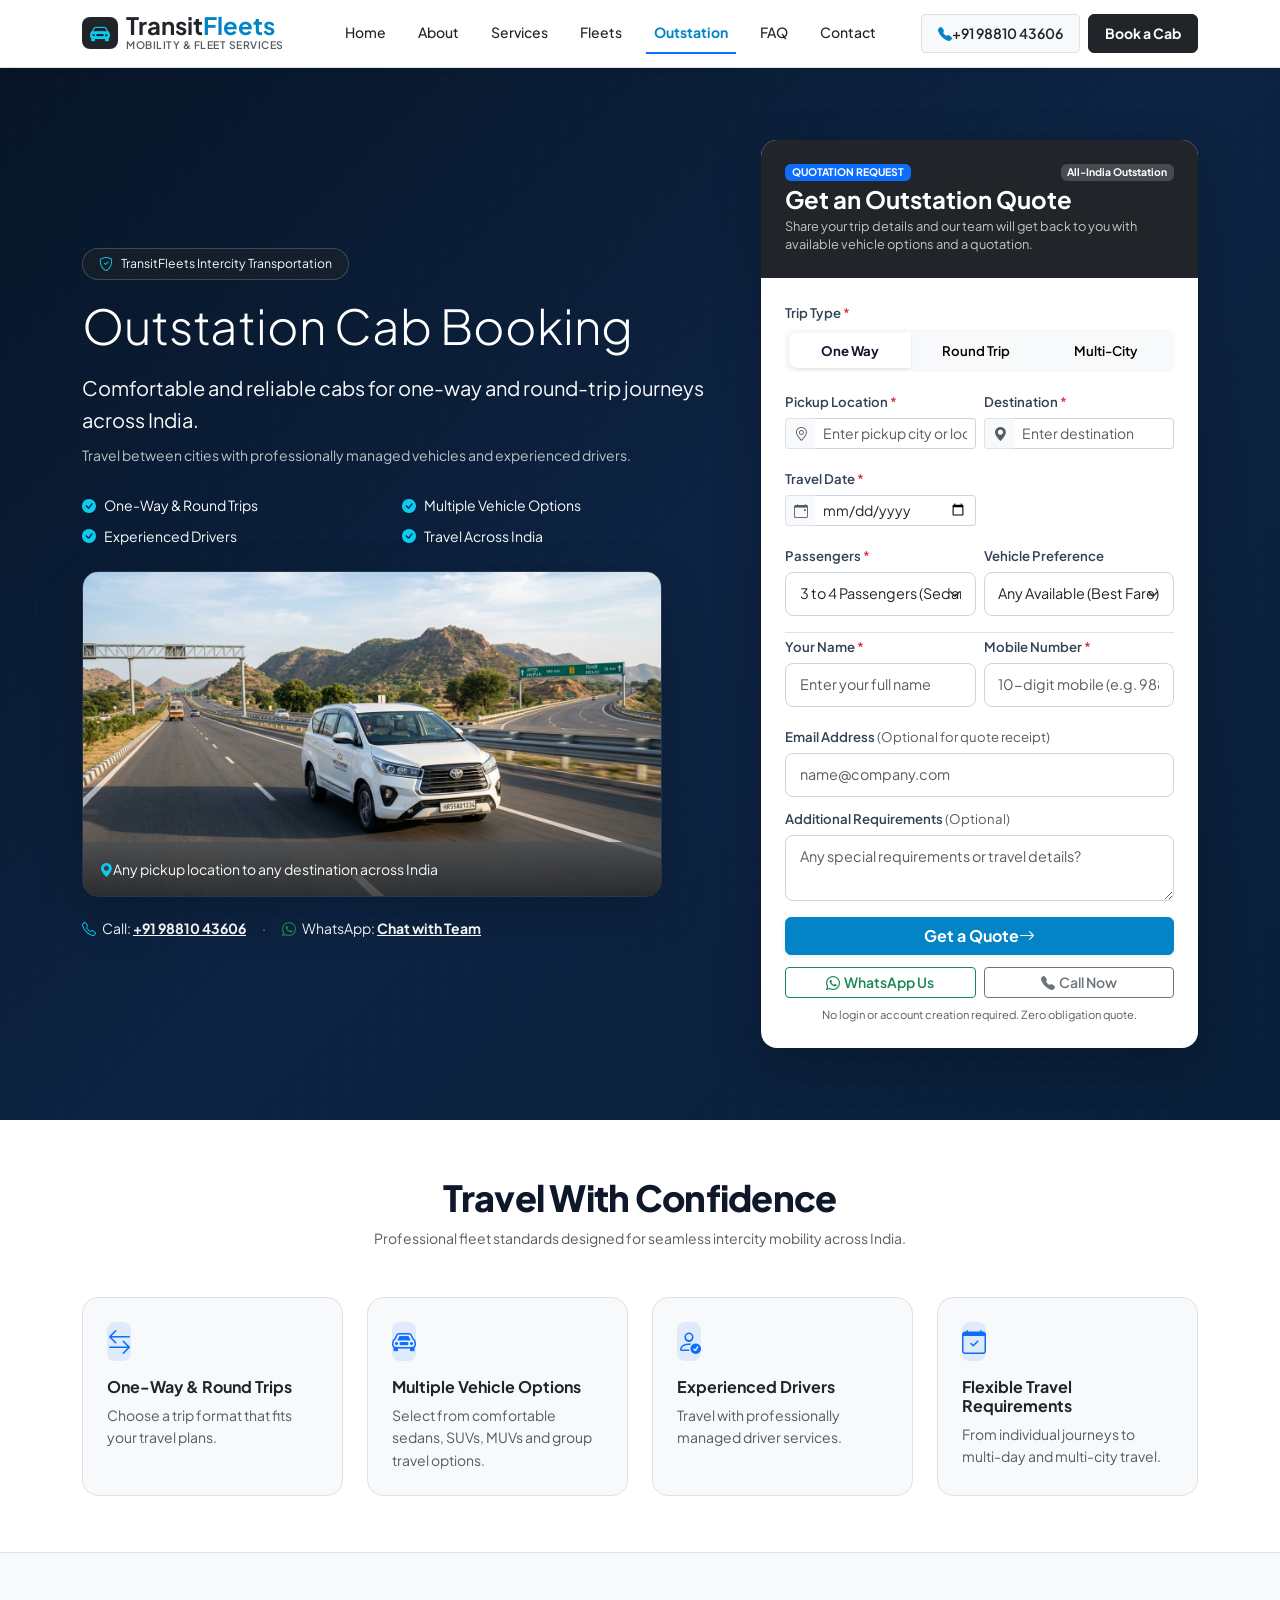
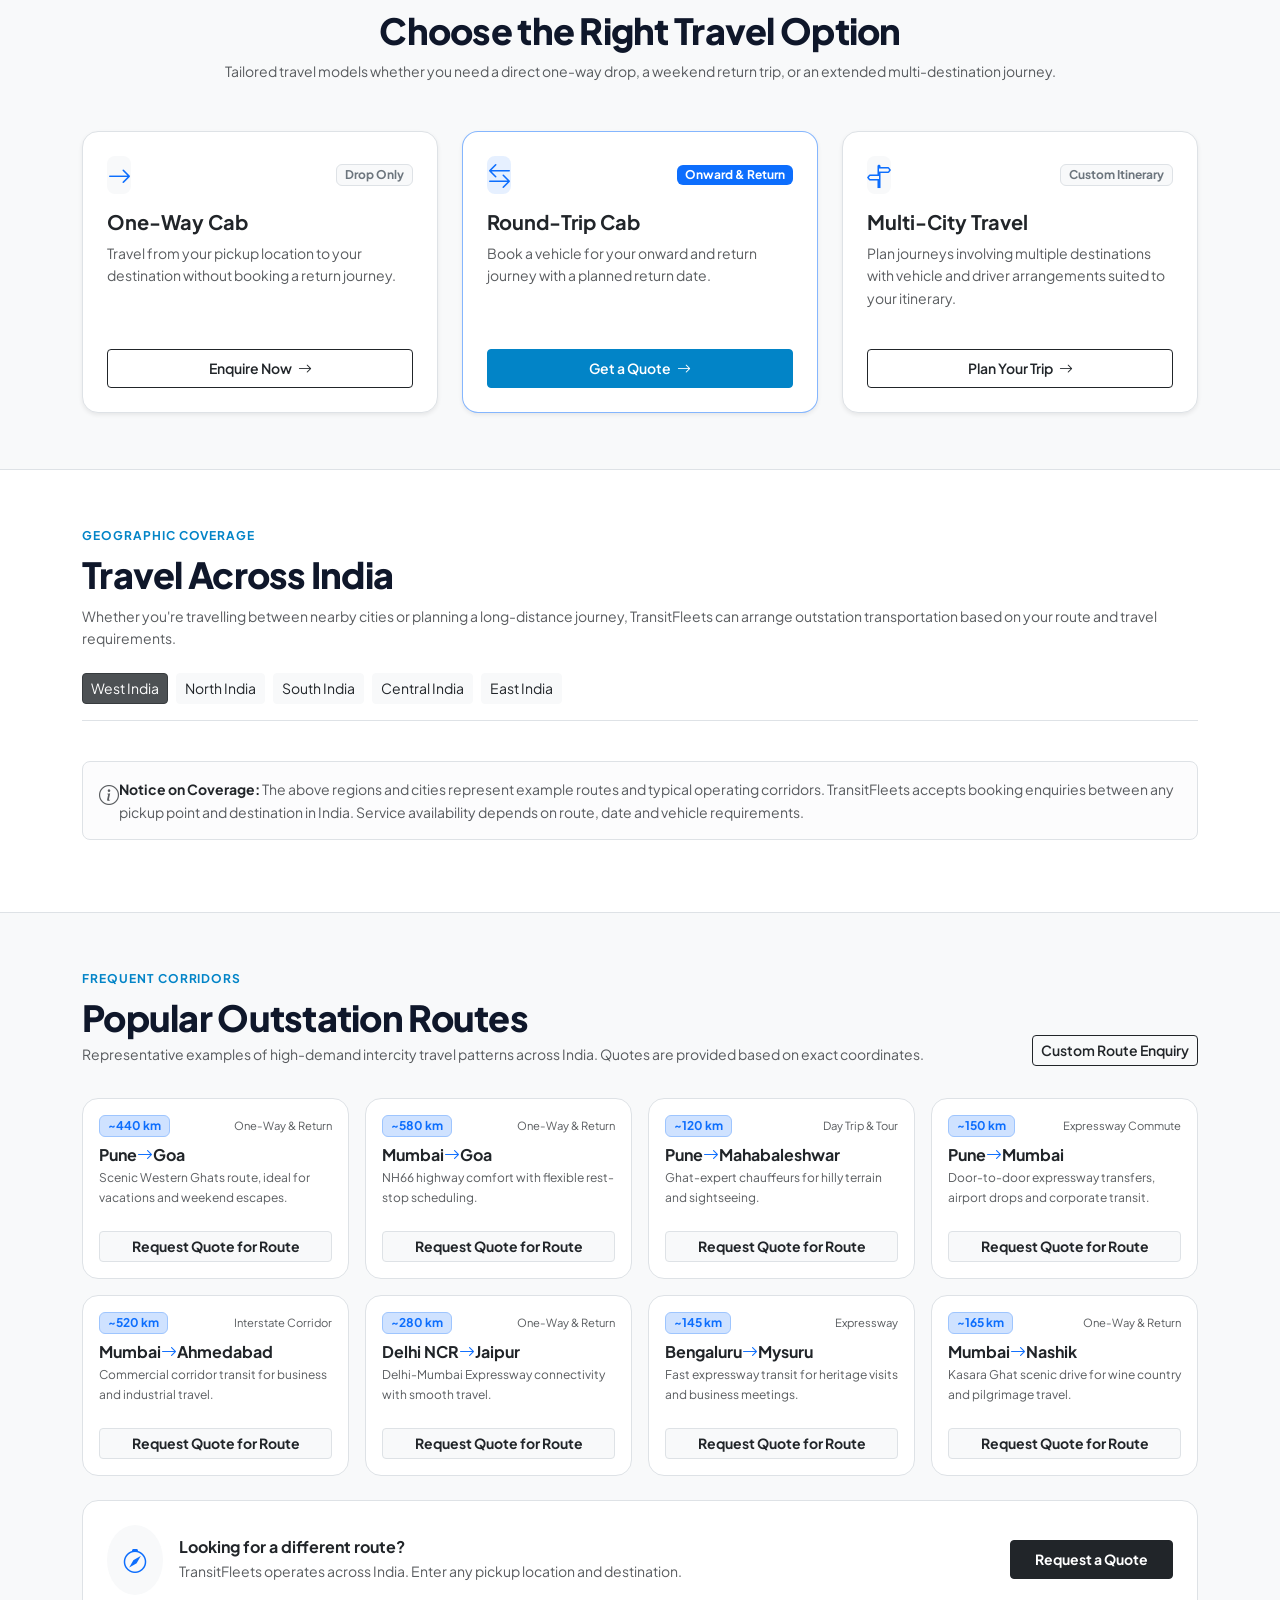
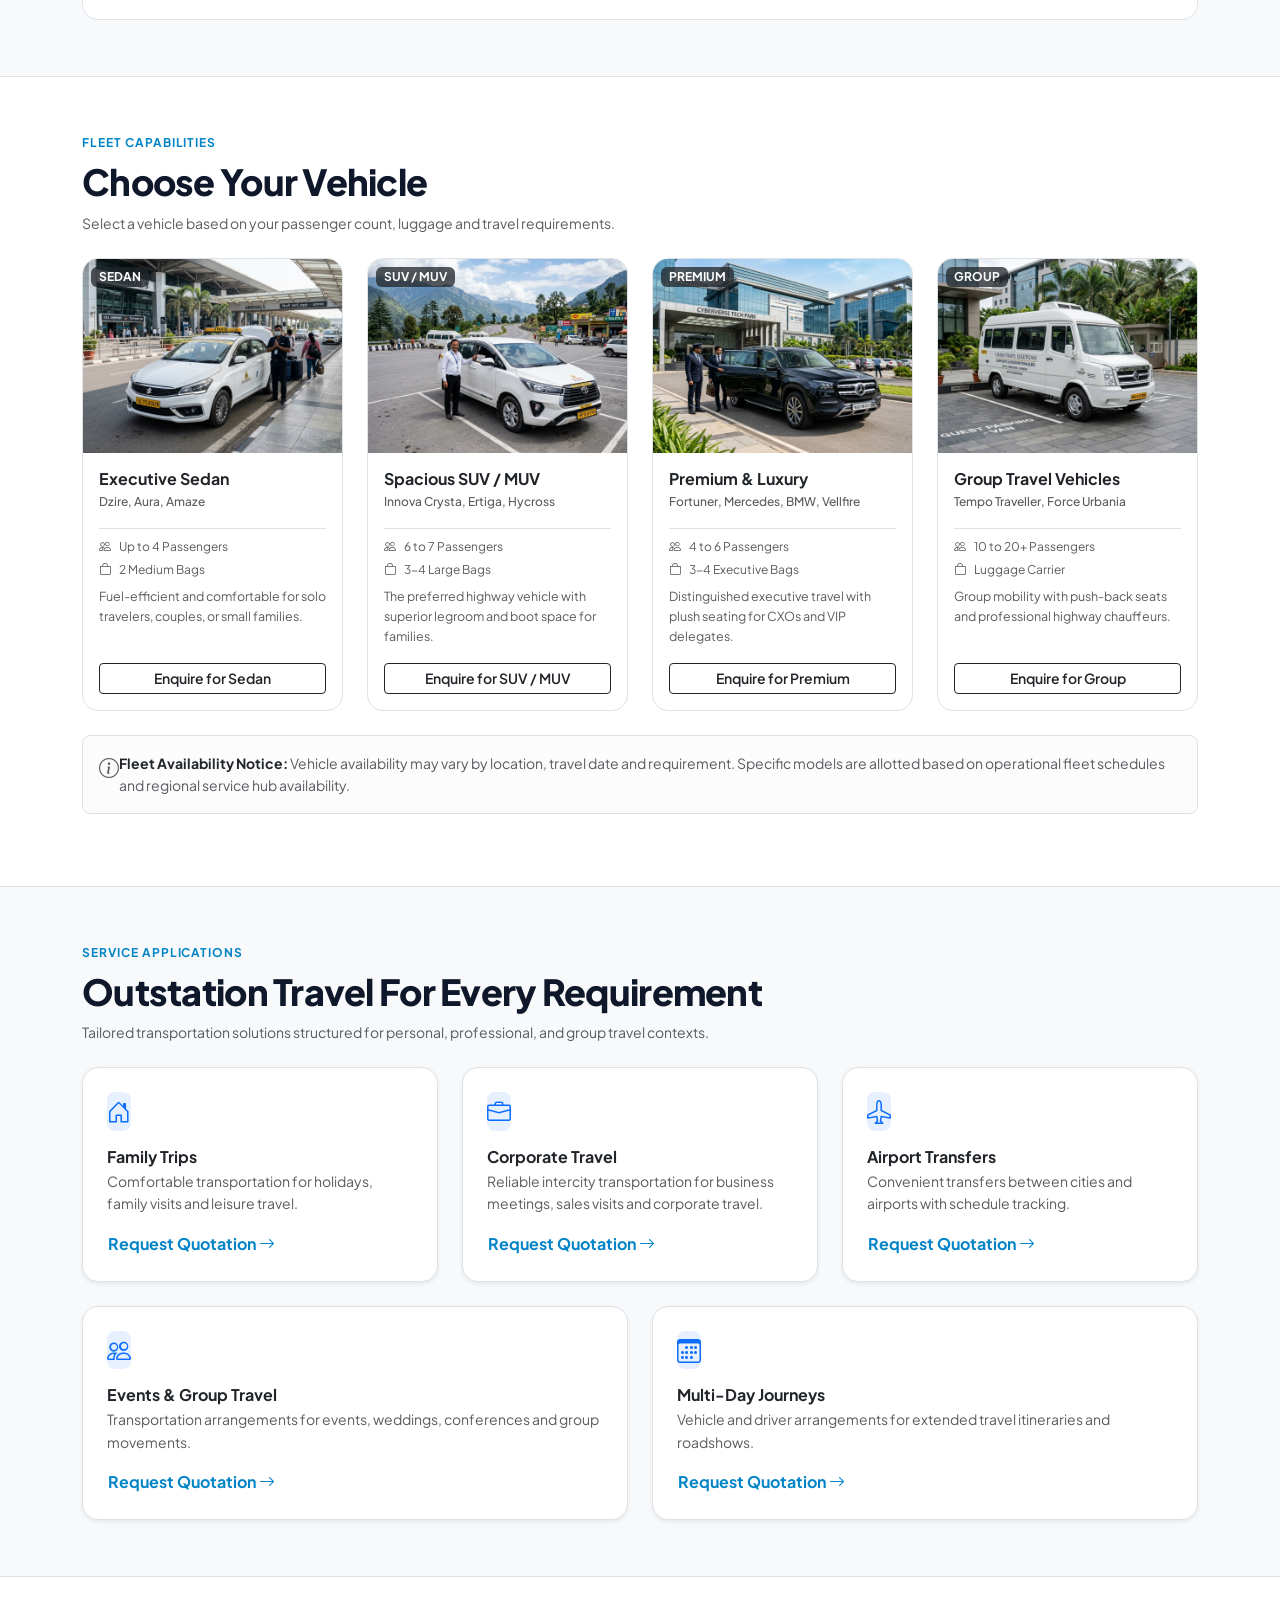
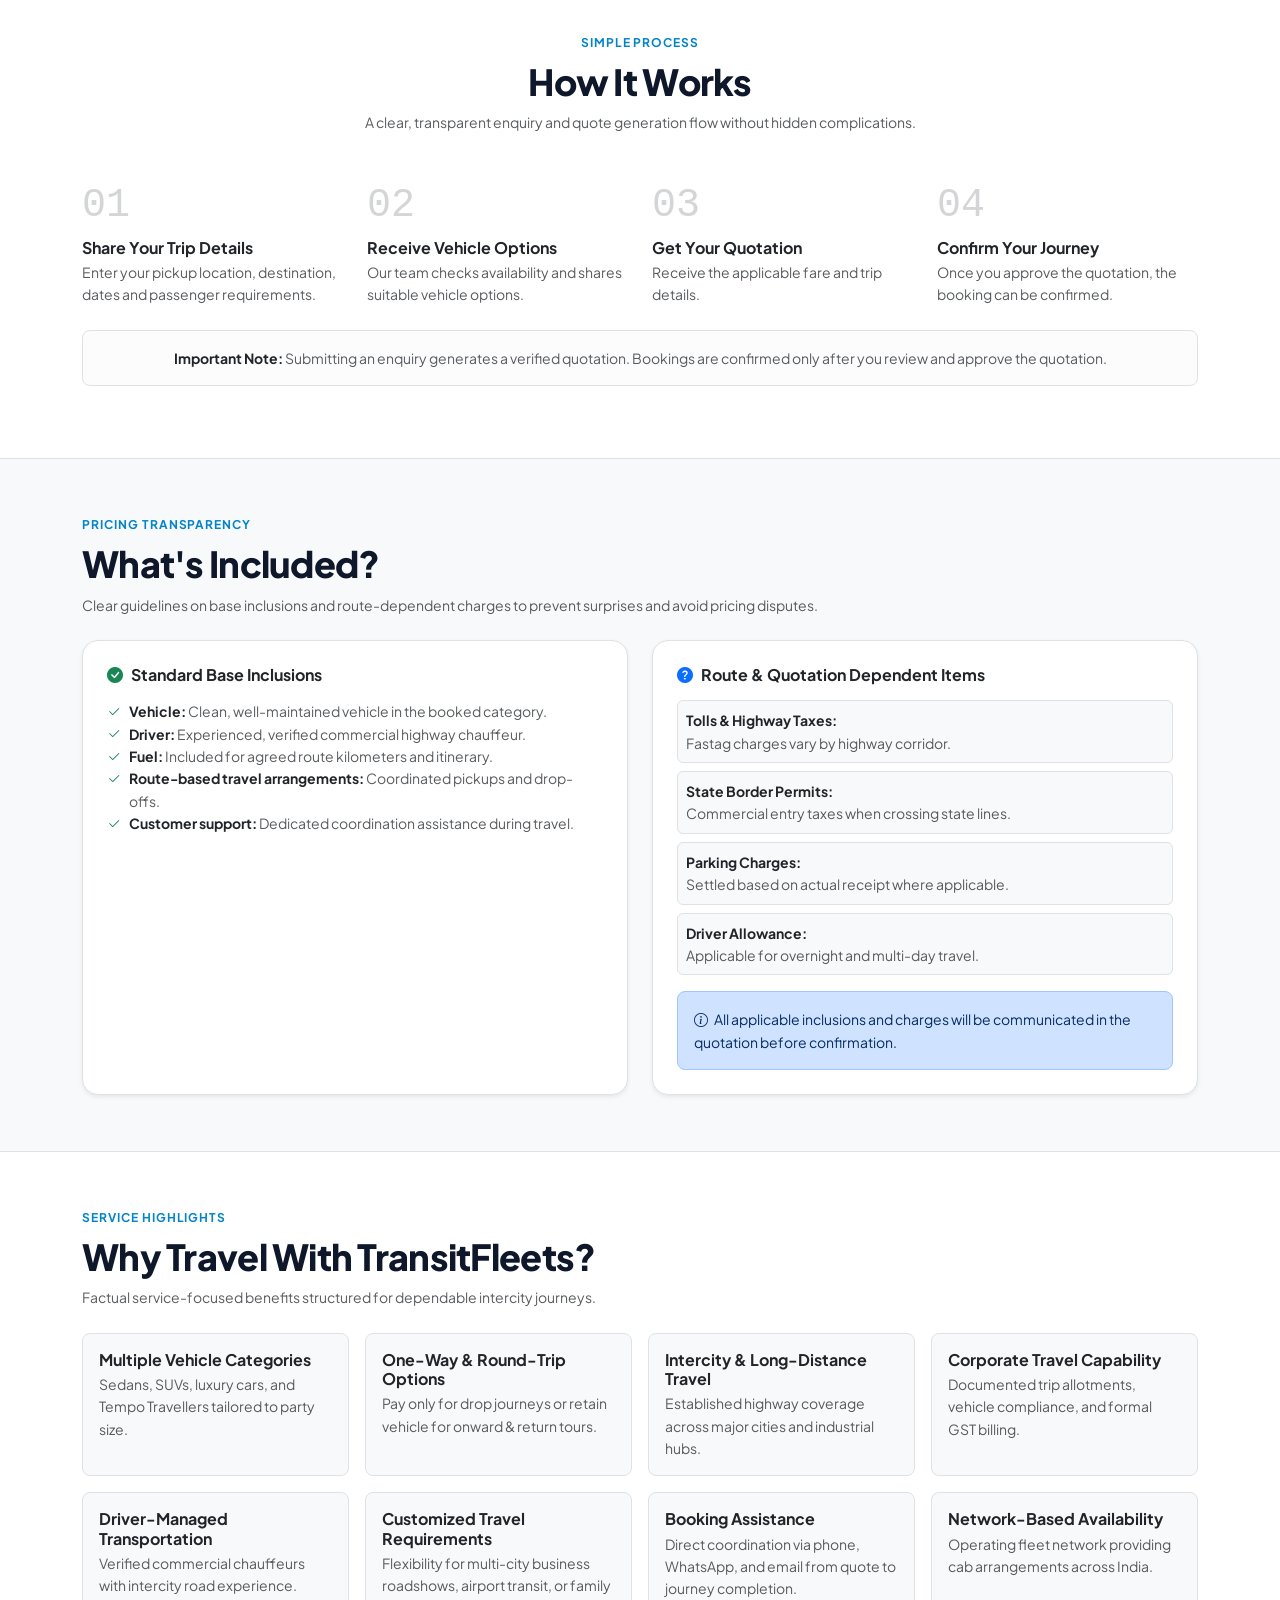
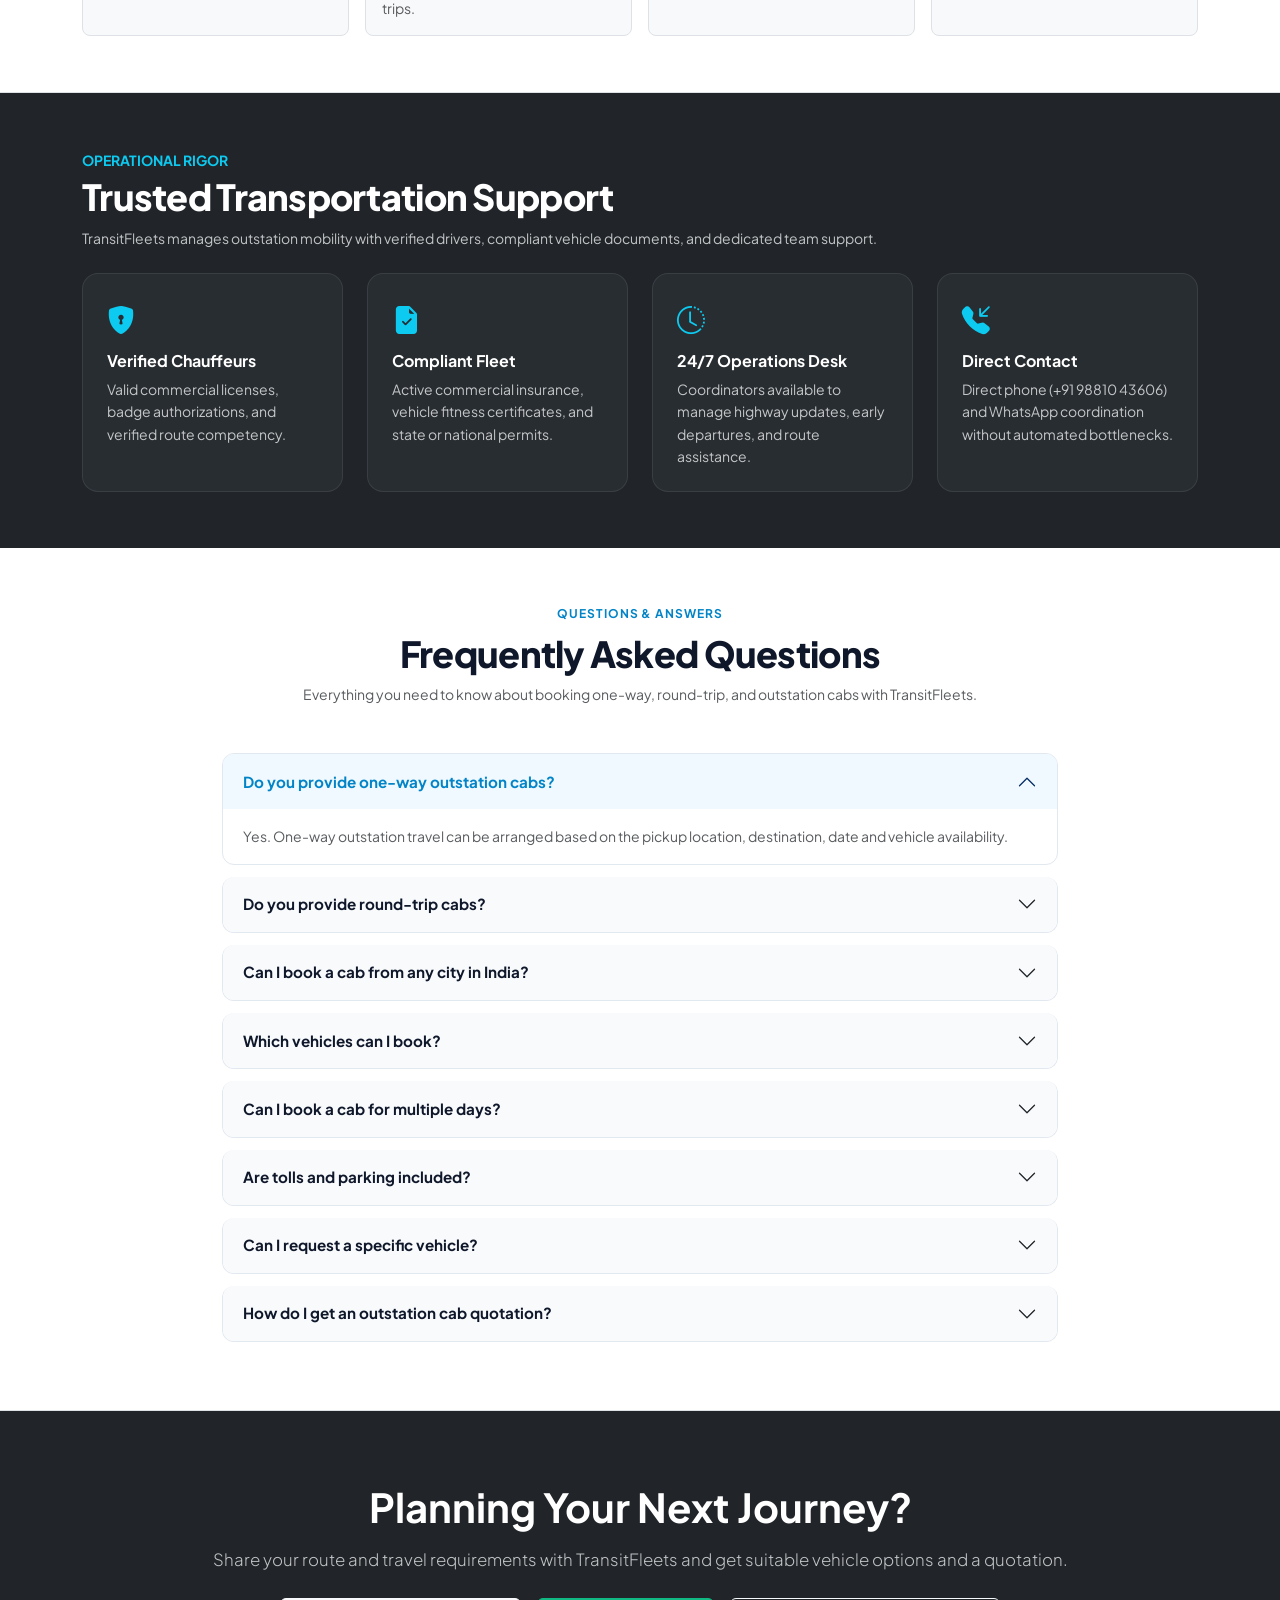
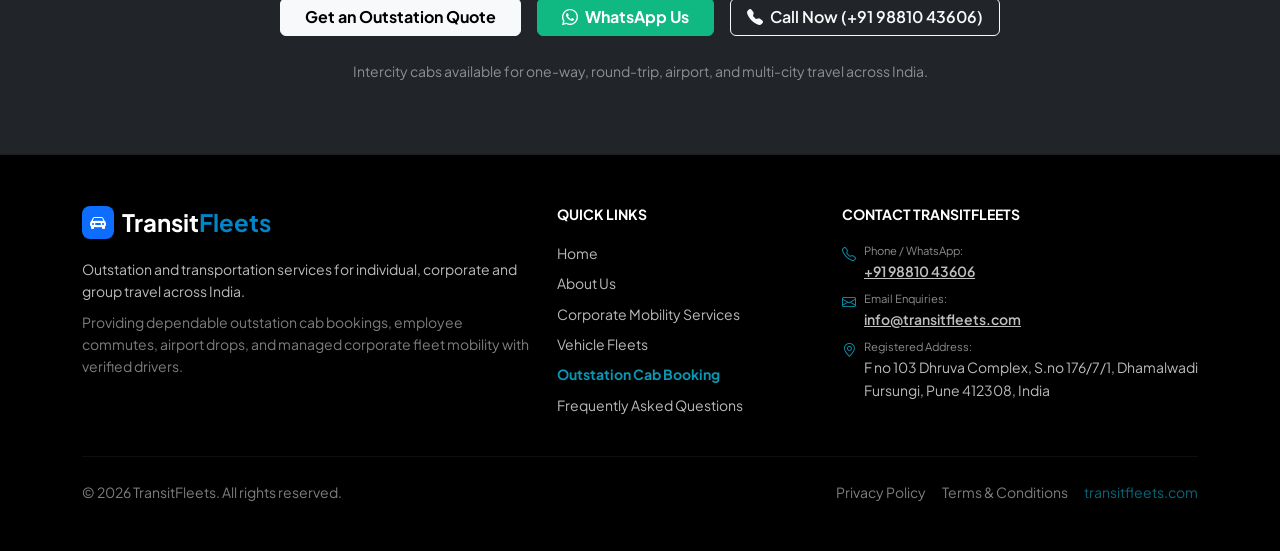
<file: index.html>
<!doctype html>
<html lang="en">
  <head>
    <meta charset="UTF-8" />
    <meta name="viewport" content="width=device-width, initial-scale=1.0" />
    <title>Outstation Cab Booking | One-Way &amp; Round-Trip Cabs | TransitFleets</title>
    <meta name="description" content="Book outstation cabs for one-way, round-trip and multi-city travel across India. Choose from multiple vehicle options and get a quotation from TransitFleets." />
    
    <!-- Canonical & SEO -->
    <link rel="canonical" href="https://www.transitfleets.com/outstation-cab-booking/" />
    <meta name="robots" content="index, follow" />
    
    <!-- OpenGraph Tags -->
    <meta property="og:type" content="website" />
    <meta property="og:title" content="Outstation Cab Booking | One-Way &amp; Round-Trip Cabs | TransitFleets" />
    <meta property="og:description" content="Book outstation cabs for one-way, round-trip and multi-city travel across India. Choose from multiple vehicle options and get a quotation from TransitFleets." />
    <meta property="og:url" content="https://www.transitfleets.com/outstation-cab-booking/" />
    <meta property="og:site_name" content="TransitFleets" />
    <meta property="og:locale" content="en_IN" />
    
    <!-- Twitter Cards -->
    <meta name="twitter:card" content="summary_large_image" />
    <meta name="twitter:title" content="Outstation Cab Booking | One-Way &amp; Round-Trip Cabs | TransitFleets" />
    <meta name="twitter:description" content="Book outstation cabs for one-way, round-trip and multi-city travel across India. Choose from multiple vehicle options and get a quotation from TransitFleets." />

    <!-- Google Fonts -->
    <link rel="preconnect" href="https://fonts.googleapis.com" />
    <link rel="preconnect" href="https://fonts.gstatic.com" crossorigin />
    <link href="https://fonts.googleapis.com/css2?family=Plus+Jakarta+Sans:wght@400;500;600;700;800&display=swap" rel="stylesheet" />

    <!-- Bootstrap 5.3 CSS & Bootstrap Icons -->
    <link href="https://cdn.jsdelivr.net/npm/bootstrap@5.3.3/dist/css/bootstrap.min.css" rel="stylesheet" integrity="sha384-QWTKZyjpPEjISv5WaRU9OFeRpok6YctnYmDr5pNlyT2bRjXh0JMhjY6hW+ALEwIH" crossorigin="anonymous" />
    <link rel="stylesheet" href="https://cdn.jsdelivr.net/npm/bootstrap-icons@1.11.3/font/bootstrap-icons.min.css" />

    <!-- Custom CSS -->
    <link rel="stylesheet" href="/src/style.css" />

    <!-- Schema.org JSON-LD -->
    <script type="application/ld+json">
    {
      "@context": "https://schema.org",
      "@graph": [
        {
          "@type": "Organization",
          "@id": "https://www.transitfleets.com/#organization",
          "name": "TransitFleets",
          "url": "https://www.transitfleets.com",
          "logo": "https://www.transitfleets.com/logo.png",
          "email": "info@transitfleets.com",
          "telephone": "+919881043606",
          "address": {
            "@type": "PostalAddress",
            "streetAddress": "F no 103 Dhruva Complex, S.no 176/7/1, Dhamalwadi Fursungi",
            "addressLocality": "Pune",
            "postalCode": "412308",
            "addressCountry": "IN"
          }
        },
        {
          "@type": "Service",
          "@id": "https://www.transitfleets.com/outstation-cab-booking/#service",
          "name": "Outstation Cab Booking",
          "provider": {
            "@id": "https://www.transitfleets.com/#organization"
          },
          "serviceType": "Intercity and Outstation Transportation",
          "description": "One-way, round-trip, and multi-city outstation cab services across India with verified drivers and managed fleet options.",
          "areaServed": {
            "@type": "Country",
            "name": "India"
          }
        },
        {
          "@type": "BreadcrumbList",
          "itemListElement": [
            {
              "@type": "ListItem",
              "position": 1,
              "name": "Home",
              "item": "https://www.transitfleets.com"
            },
            {
              "@type": "ListItem",
              "position": 2,
              "name": "Services",
              "item": "https://www.transitfleets.com/services"
            },
            {
              "@type": "ListItem",
              "position": 3,
              "name": "Outstation Cab Booking",
              "item": "https://www.transitfleets.com/outstation-cab-booking/"
            }
          ]
        },
        {
          "@type": "FAQPage",
          "mainEntity": [
            {
              "@type": "Question",
              "name": "Do you provide one-way outstation cabs?",
              "acceptedAnswer": {
                "@type": "Answer",
                "text": "Yes. One-way outstation travel can be arranged based on the pickup location, destination, date and vehicle availability."
              }
            },
            {
              "@type": "Question",
              "name": "Do you provide round-trip cabs?",
              "acceptedAnswer": {
                "@type": "Answer",
                "text": "Yes. Round-trip options are available for customers who require transportation for both onward and return journeys."
              }
            },
            {
              "@type": "Question",
              "name": "Can I book a cab from any city in India?",
              "acceptedAnswer": {
                "@type": "Answer",
                "text": "TransitFleets serves intercity and long-distance travel requirements across India, subject to route, date and vehicle availability."
              }
            },
            {
              "@type": "Question",
              "name": "Which vehicles can I book?",
              "acceptedAnswer": {
                "@type": "Answer",
                "text": "Vehicle options may include sedans, SUVs, MUVs, premium vehicles and group travel vehicles, depending on the location and requirement."
              }
            },
            {
              "@type": "Question",
              "name": "Can I book a cab for multiple days?",
              "acceptedAnswer": {
                "@type": "Answer",
                "text": "Yes. Multi-day vehicle and driver arrangements can be requested for suitable travel itineraries."
              }
            },
            {
              "@type": "Question",
              "name": "Are tolls and parking included?",
              "acceptedAnswer": {
                "@type": "Answer",
                "text": "Applicable tolls, parking, permits, driver allowances and other charges depend on the route and quotation. The applicable inclusions will be communicated before confirmation."
              }
            },
            {
              "@type": "Question",
              "name": "Can I request a specific vehicle?",
              "acceptedAnswer": {
                "@type": "Answer",
                "text": "You can request a preferred vehicle. Availability depends on the pickup location and travel date."
              }
            },
            {
              "@type": "Question",
              "name": "How do I get an outstation cab quotation?",
              "acceptedAnswer": {
                "@type": "Answer",
                "text": "Submit your trip details through the enquiry form or contact TransitFleets through WhatsApp or phone. Our team can then provide available vehicle options and the applicable quotation."
              }
            }
          ]
        }
      ]
    }
    </script>
  </head>
  <body>
    <!-- 1. HEADER (Bootstrap Navbar) -->
    <header class="sticky-top bg-white border-bottom shadow-sm">
      <nav class="navbar navbar-expand-lg navbar-light py-2.5">
        <div class="container">
          <!-- Brand Logo -->
          <a class="navbar-brand d-flex align-items-center gap-2" href="https://www.transitfleets.com">
            <div class="bg-dark text-white rounded-3 p-1.5 px-2 d-flex align-items-center justify-content-center">
              <i class="bi bi-car-front-fill text-info"></i>
            </div>
            <div class="d-flex flex-column">
              <span class="fs-4 fw-bolder text-dark lh-1 tracking-tight">
                Transit<span class="text-primary-tf">Fleets</span>
              </span>
              <span class="text-muted text-uppercase fw-semibold" style="font-size: 0.65rem; letter-spacing: 0.05em;">
                Mobility &amp; Fleet Services
              </span>
            </div>
          </a>

          <!-- Hamburger Toggle -->
          <button class="navbar-toggler border-0" type="button" data-bs-toggle="collapse" data-bs-target="#navbarMain" aria-controls="navbarMain" aria-expanded="false" aria-label="Toggle navigation">
            <span class="navbar-toggler-icon"></span>
          </button>

          <!-- Nav Menu Items -->
          <div class="collapse navbar-collapse" id="navbarMain">
            <ul class="navbar-nav mx-auto mb-2 mb-lg-0 fw-medium small gap-lg-3">
              <li class="nav-item">
                <a class="nav-link text-dark" href="https://www.transitfleets.com">Home</a>
              </li>
              <li class="nav-item">
                <a class="nav-link text-dark" href="https://www.transitfleets.com">About</a>
              </li>
              <li class="nav-item">
                <a class="nav-link text-dark" href="https://www.transitfleets.com">Services</a>
              </li>
              <li class="nav-item">
                <a class="nav-link text-dark" href="#fleet">Fleets</a>
              </li>
              <li class="nav-item">
                <a class="nav-link active text-primary-tf fw-bold border-bottom border-2 border-primary" aria-current="page" href="#enquiry-card">Outstation</a>
              </li>
              <li class="nav-item">
                <a class="nav-link text-dark" href="#faq">FAQ</a>
              </li>
              <li class="nav-item">
                <a class="nav-link text-dark" href="#contact">Contact</a>
              </li>
            </ul>

            <!-- Actions -->
            <div class="d-flex align-items-center gap-2 mt-3 mt-lg-0">
              <a href="tel:+919881043606" class="btn btn-light btn-sm fw-semibold text-dark border d-none d-sm-inline-flex align-items-center gap-1.5 px-3 py-2">
                <i class="bi bi-telephone-fill text-primary-tf"></i>
                <span>+91 98810 43606</span>
              </a>
              <button onclick="window.scrollToForm()" class="btn btn-dark btn-sm fw-bold px-3 py-2 rounded-2">
                Book a Cab
              </button>
            </div>
          </div>
        </div>
      </nav>
    </header>

    <main>
      <!-- 2. HERO SECTION -->
      <section class="hero-section text-white py-5 position-relative">
        <div class="hero-pattern-overlay"></div>
        <div class="container position-relative py-lg-4">
          <div class="row align-items-center g-4 g-lg-5">
            <!-- Left Hero Content -->
            <div class="col-lg-7">
              <div class="d-inline-flex align-items-center gap-2 px-3 py-1 rounded-pill bg-dark bg-opacity-50 border border-secondary border-opacity-50 small mb-3">
                <i class="bi bi-shield-check text-info"></i>
                <span class="text-light small">TransitFleets Intercity Transportation</span>
              </div>

              <h1 class="display-5 fw-extrabold text-white lh-sm mb-3">
                Outstation Cab Booking
              </h1>

              <p class="lead text-light mb-2 opacity-90 fw-normal">
                Comfortable and reliable cabs for one-way and round-trip journeys across India.
              </p>
              <p class="text-light mb-4 opacity-75 small">
                Travel between cities with professionally managed vehicles and experienced drivers.
              </p>

              <!-- 4 Hero Trust Points -->
              <div class="row g-2 pt-1 mb-4">
                <div class="col-sm-6">
                  <div class="d-flex align-items-center gap-2 text-light small">
                    <i class="bi bi-check-circle-fill text-info"></i>
                    <span>One-Way &amp; Round Trips</span>
                  </div>
                </div>
                <div class="col-sm-6">
                  <div class="d-flex align-items-center gap-2 text-light small">
                    <i class="bi bi-check-circle-fill text-info"></i>
                    <span>Multiple Vehicle Options</span>
                  </div>
                </div>
                <div class="col-sm-6">
                  <div class="d-flex align-items-center gap-2 text-light small">
                    <i class="bi bi-check-circle-fill text-info"></i>
                    <span>Experienced Drivers</span>
                  </div>
                </div>
                <div class="col-sm-6">
                  <div class="d-flex align-items-center gap-2 text-light small">
                    <i class="bi bi-check-circle-fill text-info"></i>
                    <span>Travel Across India</span>
                  </div>
                </div>
              </div>

              <!-- Hero Visual Asset -->
              <div class="rounded-4 overflow-hidden border border-secondary border-opacity-25 shadow-lg position-relative d-none d-md-block mb-3" style="max-width: 580px; aspect-ratio: 16 / 9;">
                <img src="/src/assets/images/hero_outstation_cab_1790592307803.jpg" alt="TransitFleets Outstation Cab on Indian highway" class="w-100 h-100 object-fit-cover" />
                <div class="position-absolute bottom-0 start-0 end-0 p-3 bg-gradient bg-dark bg-opacity-75">
                  <span class="small text-light d-flex align-items-center gap-1.5">
                    <i class="bi bi-geo-alt-fill text-info"></i>
                    Any pickup location to any destination across India
                  </span>
                </div>
              </div>

              <!-- Quick Contact Strip -->
              <div class="d-flex flex-wrap align-items-center gap-3 small text-light opacity-90 pt-1">
                <div>
                  <i class="bi bi-telephone text-info me-1"></i> Call: 
                  <a href="tel:+919881043606" class="text-white fw-bold text-decoration-underline">+91 98810 43606</a>
                </div>
                <span class="opacity-50">·</span>
                <div>
                  <i class="bi bi-whatsapp text-success me-1"></i> WhatsApp: 
                  <a href="https://wa.me/919881043606" target="_blank" rel="noopener noreferrer" class="text-white fw-bold text-decoration-underline">Chat with Team</a>
                </div>
              </div>
            </div>

            <!-- Right Hero Booking Enquiry Card -->
            <div class="col-lg-5">
              <div class="card shadow-lg border-0 rounded-4 overflow-hidden" id="enquiry-card">
                <!-- Card Header -->
                <div class="card-header bg-dark text-white p-4 border-0">
                  <div class="d-flex justify-content-between align-items-center mb-1">
                    <span class="badge bg-primary text-white text-uppercase" style="font-size: 0.65rem;">Quotation Request</span>
                    <span class="badge bg-secondary bg-opacity-50 text-white" style="font-size: 0.65rem;">All-India Outstation</span>
                  </div>
                  <h2 class="h4 fw-bold mb-1 text-white">Get an Outstation Quote</h2>
                  <p class="small text-light opacity-75 mb-0" style="font-size: 0.8rem; line-height: 1.4;">
                    Share your trip details and our team will get back to you with available vehicle options and a quotation.
                  </p>
                </div>

                <!-- Form Body View -->
                <div class="card-body p-4" id="form-view">
                  <form id="outstation-enquiry-form" novalidate>
                    <!-- Trip Type Segmented Control -->
                    <div class="mb-3">
                      <label class="form-label d-block">
                        Trip Type <span class="text-danger">*</span>
                      </label>
                      <div class="btn-group w-100 bg-light p-1 rounded-3 trip-type-btn-group" role="group">
                        <input type="radio" class="btn-check" name="tripType" id="type-one-way" value="one-way" checked />
                        <label class="btn btn-sm btn-light border-0" for="type-one-way">One Way</label>

                        <input type="radio" class="btn-check" name="tripType" id="type-round-trip" value="round-trip" />
                        <label class="btn btn-sm btn-light border-0" for="type-round-trip">Round Trip</label>

                        <input type="radio" class="btn-check" name="tripType" id="type-multi-city" value="multi-city" />
                        <label class="btn btn-sm btn-light border-0" for="type-multi-city">Multi-City</label>
                      </div>
                    </div>

                    <!-- Pickup & Destination -->
                    <div class="row g-2 mb-3">
                      <div class="col-sm-6">
                        <label for="pickupLocation" class="form-label">
                          Pickup Location <span class="text-danger">*</span>
                        </label>
                        <div class="input-group input-group-sm">
                          <span class="input-group-text bg-light text-muted border-end-0">
                            <i class="bi bi-geo-alt"></i>
                          </span>
                          <input type="text" class="form-control border-start-0" id="pickupLocation" placeholder="Enter pickup city or location" required />
                        </div>
                        <div class="invalid-feedback" style="font-size: 0.72rem;">Please enter pickup city.</div>
                      </div>

                      <div class="col-sm-6">
                        <label for="destination" class="form-label">
                          Destination <span class="text-danger">*</span>
                        </label>
                        <div class="input-group input-group-sm">
                          <span class="input-group-text bg-light text-muted border-end-0">
                            <i class="bi bi-geo-alt-fill"></i>
                          </span>
                          <input type="text" class="form-control border-start-0" id="destination" placeholder="Enter destination" required />
                        </div>
                        <div class="invalid-feedback" style="font-size: 0.72rem;">Please enter destination.</div>
                      </div>
                    </div>

                    <!-- Multi-city Route details (conditionally shown) -->
                    <div class="mb-3" id="multicity-container" style="display: none;">
                      <label for="multiCityStops" class="form-label">
                        Route / Intermediate Stops
                      </label>
                      <input type="text" class="form-control form-control-sm" id="multiCityStops" placeholder="e.g. Pune → Mahabaleshwar → Panchgani → Pune" />
                      <div class="form-text" style="font-size: 0.7rem;">Specify intermediate destinations or overnight halts.</div>
                    </div>

                    <!-- Dates Row -->
                    <div class="row g-2 mb-3">
                      <div class="col-sm-6">
                        <label for="travelDate" class="form-label">
                          Travel Date <span class="text-danger">*</span>
                        </label>
                        <div class="input-group input-group-sm">
                          <span class="input-group-text bg-light text-muted border-end-0">
                            <i class="bi bi-calendar-event"></i>
                          </span>
                          <input type="date" class="form-control border-start-0" id="travelDate" required />
                        </div>
                        <div class="invalid-feedback" style="font-size: 0.72rem;">Please select travel date.</div>
                      </div>

                      <!-- Return Date (only for Round Trip) -->
                      <div class="col-sm-6" id="return-date-container" style="display: none;">
                        <label for="returnDate" class="form-label">
                          Return Date <span class="text-danger">*</span>
                        </label>
                        <div class="input-group input-group-sm">
                          <span class="input-group-text bg-light text-muted border-end-0">
                            <i class="bi bi-calendar-check"></i>
                          </span>
                          <input type="date" class="form-control border-start-0" id="returnDate" />
                        </div>
                        <div class="invalid-feedback" style="font-size: 0.72rem;">Please select return date.</div>
                      </div>
                    </div>

                    <!-- Passengers & Vehicle Preference -->
                    <div class="row g-2 mb-3">
                      <div class="col-sm-6">
                        <label for="passengers" class="form-label">
                          Passengers <span class="text-danger">*</span>
                        </label>
                        <select class="form-select form-select-sm" id="passengers" required>
                          <option value="1-2">1 to 2 Passengers</option>
                          <option value="1-4" selected>3 to 4 Passengers (Sedan fit)</option>
                          <option value="5-7">5 to 7 Passengers (SUV / MUV fit)</option>
                          <option value="8-12">8 to 12 Passengers (Traveller fit)</option>
                          <option value="13+">13+ Passengers (Group Vehicle)</option>
                        </select>
                      </div>

                      <div class="col-sm-6">
                        <label for="vehiclePreference" class="form-label">
                          Vehicle Preference
                        </label>
                        <select class="form-select form-select-sm" id="vehiclePreference">
                          <option value="any" selected>Any Available (Best Fare)</option>
                          <option value="sedan">Sedan (Dzire, Aura, Amaze)</option>
                          <option value="suv-muv">SUV / MUV (Innova Crysta, Ertiga)</option>
                          <option value="premium">Premium (Fortuner, Luxury)</option>
                          <option value="group">Tempo Traveller / Group</option>
                        </select>
                      </div>
                    </div>

                    <!-- Customer Contact Info -->
                    <div class="border-top pt-2.5 mb-3">
                      <div class="row g-2">
                        <div class="col-sm-6">
                          <label for="customerName" class="form-label">
                            Your Name <span class="text-danger">*</span>
                          </label>
                          <input type="text" class="form-control form-control-sm" id="customerName" placeholder="Enter your full name" required />
                          <div class="invalid-feedback" style="font-size: 0.72rem;">Please enter your name.</div>
                        </div>

                        <div class="col-sm-6">
                          <label for="mobileNumber" class="form-label">
                            Mobile Number <span class="text-danger">*</span>
                          </label>
                          <input type="tel" class="form-control form-control-sm" id="mobileNumber" placeholder="10-digit mobile (e.g. 9881043606)" required />
                          <div class="invalid-feedback" style="font-size: 0.72rem;">Valid 10-digit number required.</div>
                        </div>
                      </div>
                    </div>

                    <!-- Optional Email -->
                    <div class="mb-2">
                      <label for="customerEmail" class="form-label">
                        Email Address <span class="text-muted fw-normal">(Optional for quote receipt)</span>
                      </label>
                      <input type="email" class="form-control form-control-sm" id="customerEmail" placeholder="name@company.com" />
                      <div class="invalid-feedback" style="font-size: 0.72rem;">Valid email required.</div>
                    </div>

                    <!-- Optional Requirements -->
                    <div class="mb-3">
                      <label for="additionalRequirements" class="form-label">
                        Additional Requirements <span class="text-muted fw-normal">(Optional)</span>
                      </label>
                      <textarea class="form-control form-control-sm" id="additionalRequirements" rows="2" placeholder="Any special requirements or travel details?"></textarea>
                    </div>

                    <!-- Submit Button -->
                    <div class="d-grid mb-2">
                      <button type="submit" class="btn btn-primary py-2.5 fw-bold shadow-sm d-flex align-items-center justify-content-center gap-1.5">
                        <span>Get a Quote</span>
                        <i class="bi bi-arrow-right"></i>
                      </button>
                    </div>

                    <!-- Secondary Fast Actions -->
                    <div class="row g-2 pt-1">
                      <div class="col-6">
                        <a href="https://wa.me/919881043606?text=Hi%20TransitFleets%2C%20I%20would%20like%20to%20enquire%20about%20an%20outstation%20cab." target="_blank" rel="noopener noreferrer" class="btn btn-outline-success btn-sm w-100 fw-semibold d-flex align-items-center justify-content-center gap-1">
                          <i class="bi bi-whatsapp"></i>
                          <span>WhatsApp Us</span>
                        </a>
                      </div>
                      <div class="col-6">
                        <a href="tel:+919881043606" class="btn btn-outline-secondary btn-sm w-100 fw-semibold d-flex align-items-center justify-content-center gap-1">
                          <i class="bi bi-telephone-fill"></i>
                          <span>Call Now</span>
                        </a>
                      </div>
                    </div>

                    <div class="text-center text-muted mt-2" style="font-size: 0.7rem;">
                      No login or account creation required. Zero obligation quote.
                    </div>
                  </form>
                </div>

                <!-- Confirmation State View (Shown after submission) -->
                <div class="card-body p-4" id="confirmation-view" style="display: none;">
                  <div class="alert alert-success d-flex align-items-start gap-3 p-3 rounded-3 mb-3">
                    <i class="bi bi-check-circle-fill fs-3 text-success"></i>
                    <div>
                      <h3 class="h6 fw-bold mb-1 text-success-emphasis">
                        Thank you! Your outstation enquiry has been received.
                      </h3>
                      <p class="small text-success-emphasis mb-1">
                        TransitFleets will contact you shortly with vehicle availability and quotation details.
                      </p>
                      <span class="badge bg-success-subtle text-success border border-success-subtle" id="conf-ref-id">
                        #TF100000
                      </span>
                    </div>
                  </div>

                  <!-- Trip Summary Table -->
                  <div class="bg-light p-3 rounded-3 border mb-3 small">
                    <div class="fw-bold text-dark border-bottom pb-1 mb-2">Trip Summary</div>
                    <div class="row g-2">
                      <div class="col-6">
                        <span class="text-muted d-block" style="font-size: 0.7rem;">Trip Type:</span>
                        <span class="fw-semibold text-dark" id="conf-trip-type">ONE WAY</span>
                      </div>
                      <div class="col-6">
                        <span class="text-muted d-block" style="font-size: 0.7rem;">Travel Date:</span>
                        <span class="fw-semibold text-dark" id="conf-dates">-</span>
                      </div>
                      <div class="col-6">
                        <span class="text-muted d-block" style="font-size: 0.7rem;">Pickup:</span>
                        <span class="fw-semibold text-dark" id="conf-pickup">-</span>
                      </div>
                      <div class="col-6">
                        <span class="text-muted d-block" style="font-size: 0.7rem;">Destination:</span>
                        <span class="fw-semibold text-dark" id="conf-dest">-</span>
                      </div>
                      <div class="col-6">
                        <span class="text-muted d-block" style="font-size: 0.7rem;">Customer:</span>
                        <span class="fw-semibold text-dark" id="conf-name">-</span>
                      </div>
                      <div class="col-6">
                        <span class="text-muted d-block" style="font-size: 0.7rem;">Mobile:</span>
                        <span class="fw-semibold text-dark" id="conf-phone">-</span>
                      </div>
                    </div>
                  </div>

                  <div class="d-grid gap-2">
                    <a href="#" id="conf-whatsapp-btn" target="_blank" rel="noopener noreferrer" class="btn btn-whatsapp fw-bold py-2 d-flex align-items-center justify-content-center gap-2">
                      <i class="bi bi-whatsapp"></i>
                      <span>Chat on WhatsApp with Details</span>
                    </a>
                    <a href="tel:+919881043606" class="btn btn-dark fw-bold py-2 d-flex align-items-center justify-content-center gap-2">
                      <i class="bi bi-telephone-fill"></i>
                      <span>Call TransitFleets (+91 98810 43606)</span>
                    </a>
                    <button type="button" class="btn btn-link btn-sm text-muted text-decoration-none mt-1" id="btn-reset-form">
                      <i class="bi bi-arrow-counterclockwise"></i> Submit Another Trip Enquiry
                    </button>
                  </div>
                </div>
              </div>
            </div>
          </div>
        </div>
      </section>

      <!-- 3. TRAVEL WITH CONFIDENCE (4 Feature Highlights) -->
      <section class="py-5 bg-white border-bottom">
        <div class="container py-lg-2">
          <div class="text-center max-w-2xl mx-auto mb-4 pb-2">
            <h2 class="section-title mb-2">Travel With Confidence</h2>
            <p class="text-muted small">
              Professional fleet standards designed for seamless intercity mobility across India.
            </p>
          </div>

          <div class="row g-4">
            <div class="col-md-6 col-lg-3">
              <div class="p-4 rounded-4 bg-light border h-100 highlight-card">
                <div class="bg-primary bg-opacity-10 text-primary rounded-3 p-2.5 d-inline-flex mb-3">
                  <i class="bi bi-arrow-left-right fs-4"></i>
                </div>
                <h3 class="h6 fw-bold text-dark mb-2">One-Way &amp; Round Trips</h3>
                <p class="text-muted small mb-0">Choose a trip format that fits your travel plans.</p>
              </div>
            </div>

            <div class="col-md-6 col-lg-3">
              <div class="p-4 rounded-4 bg-light border h-100 highlight-card">
                <div class="bg-primary bg-opacity-10 text-primary rounded-3 p-2.5 d-inline-flex mb-3">
                  <i class="bi bi-car-front fs-4"></i>
                </div>
                <h3 class="h6 fw-bold text-dark mb-2">Multiple Vehicle Options</h3>
                <p class="text-muted small mb-0">Select from comfortable sedans, SUVs, MUVs and group travel options.</p>
              </div>
            </div>

            <div class="col-md-6 col-lg-3">
              <div class="p-4 rounded-4 bg-light border h-100 highlight-card">
                <div class="bg-primary bg-opacity-10 text-primary rounded-3 p-2.5 d-inline-flex mb-3">
                  <i class="bi bi-person-check fs-4"></i>
                </div>
                <h3 class="h6 fw-bold text-dark mb-2">Experienced Drivers</h3>
                <p class="text-muted small mb-0">Travel with professionally managed driver services.</p>
              </div>
            </div>

            <div class="col-md-6 col-lg-3">
              <div class="p-4 rounded-4 bg-light border h-100 highlight-card">
                <div class="bg-primary bg-opacity-10 text-primary rounded-3 p-2.5 d-inline-flex mb-3">
                  <i class="bi bi-calendar-check fs-4"></i>
                </div>
                <h3 class="h6 fw-bold text-dark mb-2">Flexible Travel Requirements</h3>
                <p class="text-muted small mb-0">From individual journeys to multi-day and multi-city travel.</p>
              </div>
            </div>
          </div>
        </div>
      </section>

      <!-- 4. CHOOSE THE RIGHT TRAVEL OPTION -->
      <section class="py-5 bg-light border-bottom">
        <div class="container py-lg-2">
          <div class="text-center max-w-3xl mx-auto mb-4 pb-2">
            <h2 class="section-title mb-2">Choose the Right Travel Option</h2>
            <p class="text-muted small">
              Tailored travel models whether you need a direct one-way drop, a weekend return trip, or an extended multi-destination journey.
            </p>
          </div>

          <div class="row g-4">
            <!-- Card 1: One-Way -->
            <div class="col-md-4">
              <div class="card h-100 p-4 border shadow-sm d-flex flex-column justify-content-between">
                <div>
                  <div class="d-flex justify-content-between align-items-center mb-3">
                    <div class="bg-light p-2.5 rounded-3 text-primary">
                      <i class="bi bi-arrow-right fs-4"></i>
                    </div>
                    <span class="badge bg-light text-secondary border">Drop Only</span>
                  </div>
                  <h3 class="h5 fw-bold text-dark">One-Way Cab</h3>
                  <p class="text-muted small mt-2">
                    Travel from your pickup location to your destination without booking a return journey.
                  </p>
                </div>
                <div class="pt-4">
                  <button type="button" class="btn btn-outline-dark w-100 fw-semibold btn-sm py-2" onclick="window.selectTripType('one-way')">
                    Enquire Now <i class="bi bi-arrow-right ms-1"></i>
                  </button>
                </div>
              </div>
            </div>

            <!-- Card 2: Round-Trip -->
            <div class="col-md-4">
              <div class="card h-100 p-4 border border-primary border-opacity-50 shadow-sm d-flex flex-column justify-content-between">
                <div>
                  <div class="d-flex justify-content-between align-items-center mb-3">
                    <div class="bg-primary bg-opacity-10 p-2.5 rounded-3 text-primary">
                      <i class="bi bi-arrow-left-right fs-4"></i>
                    </div>
                    <span class="badge bg-primary text-white">Onward &amp; Return</span>
                  </div>
                  <h3 class="h5 fw-bold text-dark">Round-Trip Cab</h3>
                  <p class="text-muted small mt-2">
                    Book a vehicle for your onward and return journey with a planned return date.
                  </p>
                </div>
                <div class="pt-4">
                  <button type="button" class="btn btn-primary w-100 fw-semibold btn-sm py-2" onclick="window.selectTripType('round-trip')">
                    Get a Quote <i class="bi bi-arrow-right ms-1"></i>
                  </button>
                </div>
              </div>
            </div>

            <!-- Card 3: Multi-City -->
            <div class="col-md-4">
              <div class="card h-100 p-4 border shadow-sm d-flex flex-column justify-content-between">
                <div>
                  <div class="d-flex justify-content-between align-items-center mb-3">
                    <div class="bg-light p-2.5 rounded-3 text-primary">
                      <i class="bi bi-signpost-split fs-4"></i>
                    </div>
                    <span class="badge bg-light text-secondary border">Custom Itinerary</span>
                  </div>
                  <h3 class="h5 fw-bold text-dark">Multi-City Travel</h3>
                  <p class="text-muted small mt-2">
                    Plan journeys involving multiple destinations with vehicle and driver arrangements suited to your itinerary.
                  </p>
                </div>
                <div class="pt-4">
                  <button type="button" class="btn btn-outline-dark w-100 fw-semibold btn-sm py-2" onclick="window.selectTripType('multi-city')">
                    Plan Your Trip <i class="bi bi-arrow-right ms-1"></i>
                  </button>
                </div>
              </div>
            </div>
          </div>
        </div>
      </section>

      <!-- 5. TRAVEL ACROSS INDIA (Destinations Section) -->
      <section class="py-5 bg-white border-bottom">
        <div class="container py-lg-2">
          <div class="max-w-3xl mb-4">
            <div class="section-kicker">Geographic Coverage</div>
            <h2 class="section-title mb-2">Travel Across India</h2>
            <p class="text-muted small">
              Whether you're travelling between nearby cities or planning a long-distance journey, TransitFleets can arrange outstation transportation based on your route and travel requirements.
            </p>
          </div>

          <!-- Region Filter Tabs -->
          <div class="d-flex flex-wrap gap-2 border-bottom pb-3 mb-4">
            <button type="button" class="btn btn-sm btn-dark text-white active region-tab-btn" data-region="west">West India</button>
            <button type="button" class="btn btn-sm btn-light text-dark region-tab-btn" data-region="north">North India</button>
            <button type="button" class="btn btn-sm btn-light text-dark region-tab-btn" data-region="south">South India</button>
            <button type="button" class="btn btn-sm btn-light text-dark region-tab-btn" data-region="central">Central India</button>
            <button type="button" class="btn btn-sm btn-light text-dark region-tab-btn" data-region="east">East India</button>
          </div>

          <!-- Dynamic Cities Container -->
          <div class="row g-2" id="region-cities-container">
            <!-- Populated via JavaScript -->
          </div>

          <!-- Coverage Disclaimer -->
          <div class="alert alert-light border mt-4 p-3 rounded-3 d-flex align-items-start gap-2.5">
            <i class="bi bi-info-circle text-muted fs-5 mt-0.5"></i>
            <p class="small text-muted mb-0">
              <strong class="text-dark">Notice on Coverage:</strong> The above regions and cities represent example routes and typical operating corridors. TransitFleets accepts booking enquiries between any pickup point and destination in India. Service availability depends on route, date and vehicle requirements.
            </p>
          </div>
        </div>
      </section>

      <!-- 6. POPULAR OUTSTATION ROUTES -->
      <section class="py-5 bg-light border-bottom">
        <div class="container py-lg-2">
          <div class="d-flex flex-column flex-md-row justify-content-between align-items-md-end gap-3 mb-4 pb-2">
            <div>
              <div class="section-kicker">Frequent Corridors</div>
              <h2 class="section-title mb-1">Popular Outstation Routes</h2>
              <p class="text-muted small mb-0">
                Representative examples of high-demand intercity travel patterns across India. Quotes are provided based on exact coordinates.
              </p>
            </div>
            <button type="button" class="btn btn-outline-dark btn-sm fw-semibold" onclick="window.scrollToForm()">
              Custom Route Enquiry
            </button>
          </div>

          <!-- Routes Grid -->
          <div class="row g-3">
            <div class="col-sm-6 col-lg-3">
              <div class="card p-3 h-100 border route-card d-flex flex-column justify-content-between">
                <div>
                  <div class="d-flex justify-content-between align-items-center mb-2">
                    <span class="badge bg-primary-subtle text-primary border border-primary-subtle">~440 km</span>
                    <span class="text-muted" style="font-size: 0.7rem;">One-Way &amp; Return</span>
                  </div>
                  <h3 class="h6 fw-bold text-dark mb-1 d-flex align-items-center gap-1.5">
                    <span>Pune</span> <i class="bi bi-arrow-right text-primary"></i> <span>Goa</span>
                  </h3>
                  <p class="text-muted" style="font-size: 0.75rem;">Scenic Western Ghats route, ideal for vacations and weekend escapes.</p>
                </div>
                <button type="button" class="btn btn-light btn-sm fw-bold border text-dark mt-2" onclick="window.selectRoute('Pune', 'Goa')">
                  Request Quote for Route
                </button>
              </div>
            </div>

            <div class="col-sm-6 col-lg-3">
              <div class="card p-3 h-100 border route-card d-flex flex-column justify-content-between">
                <div>
                  <div class="d-flex justify-content-between align-items-center mb-2">
                    <span class="badge bg-primary-subtle text-primary border border-primary-subtle">~580 km</span>
                    <span class="text-muted" style="font-size: 0.7rem;">One-Way &amp; Return</span>
                  </div>
                  <h3 class="h6 fw-bold text-dark mb-1 d-flex align-items-center gap-1.5">
                    <span>Mumbai</span> <i class="bi bi-arrow-right text-primary"></i> <span>Goa</span>
                  </h3>
                  <p class="text-muted" style="font-size: 0.75rem;">NH66 highway comfort with flexible rest-stop scheduling.</p>
                </div>
                <button type="button" class="btn btn-light btn-sm fw-bold border text-dark mt-2" onclick="window.selectRoute('Mumbai', 'Goa')">
                  Request Quote for Route
                </button>
              </div>
            </div>

            <div class="col-sm-6 col-lg-3">
              <div class="card p-3 h-100 border route-card d-flex flex-column justify-content-between">
                <div>
                  <div class="d-flex justify-content-between align-items-center mb-2">
                    <span class="badge bg-primary-subtle text-primary border border-primary-subtle">~120 km</span>
                    <span class="text-muted" style="font-size: 0.7rem;">Day Trip &amp; Tour</span>
                  </div>
                  <h3 class="h6 fw-bold text-dark mb-1 d-flex align-items-center gap-1.5">
                    <span>Pune</span> <i class="bi bi-arrow-right text-primary"></i> <span>Mahabaleshwar</span>
                  </h3>
                  <p class="text-muted" style="font-size: 0.75rem;">Ghat-expert chauffeurs for hilly terrain and sightseeing.</p>
                </div>
                <button type="button" class="btn btn-light btn-sm fw-bold border text-dark mt-2" onclick="window.selectRoute('Pune', 'Mahabaleshwar')">
                  Request Quote for Route
                </button>
              </div>
            </div>

            <div class="col-sm-6 col-lg-3">
              <div class="card p-3 h-100 border route-card d-flex flex-column justify-content-between">
                <div>
                  <div class="d-flex justify-content-between align-items-center mb-2">
                    <span class="badge bg-primary-subtle text-primary border border-primary-subtle">~150 km</span>
                    <span class="text-muted" style="font-size: 0.7rem;">Expressway Commute</span>
                  </div>
                  <h3 class="h6 fw-bold text-dark mb-1 d-flex align-items-center gap-1.5">
                    <span>Pune</span> <i class="bi bi-arrow-right text-primary"></i> <span>Mumbai</span>
                  </h3>
                  <p class="text-muted" style="font-size: 0.75rem;">Door-to-door expressway transfers, airport drops and corporate transit.</p>
                </div>
                <button type="button" class="btn btn-light btn-sm fw-bold border text-dark mt-2" onclick="window.selectRoute('Pune', 'Mumbai')">
                  Request Quote for Route
                </button>
              </div>
            </div>

            <div class="col-sm-6 col-lg-3">
              <div class="card p-3 h-100 border route-card d-flex flex-column justify-content-between">
                <div>
                  <div class="d-flex justify-content-between align-items-center mb-2">
                    <span class="badge bg-primary-subtle text-primary border border-primary-subtle">~520 km</span>
                    <span class="text-muted" style="font-size: 0.7rem;">Interstate Corridor</span>
                  </div>
                  <h3 class="h6 fw-bold text-dark mb-1 d-flex align-items-center gap-1.5">
                    <span>Mumbai</span> <i class="bi bi-arrow-right text-primary"></i> <span>Ahmedabad</span>
                  </h3>
                  <p class="text-muted" style="font-size: 0.75rem;">Commercial corridor transit for business and industrial travel.</p>
                </div>
                <button type="button" class="btn btn-light btn-sm fw-bold border text-dark mt-2" onclick="window.selectRoute('Mumbai', 'Ahmedabad')">
                  Request Quote for Route
                </button>
              </div>
            </div>

            <div class="col-sm-6 col-lg-3">
              <div class="card p-3 h-100 border route-card d-flex flex-column justify-content-between">
                <div>
                  <div class="d-flex justify-content-between align-items-center mb-2">
                    <span class="badge bg-primary-subtle text-primary border border-primary-subtle">~280 km</span>
                    <span class="text-muted" style="font-size: 0.7rem;">One-Way &amp; Return</span>
                  </div>
                  <h3 class="h6 fw-bold text-dark mb-1 d-flex align-items-center gap-1.5">
                    <span>Delhi NCR</span> <i class="bi bi-arrow-right text-primary"></i> <span>Jaipur</span>
                  </h3>
                  <p class="text-muted" style="font-size: 0.75rem;">Delhi-Mumbai Expressway connectivity with smooth travel.</p>
                </div>
                <button type="button" class="btn btn-light btn-sm fw-bold border text-dark mt-2" onclick="window.selectRoute('Delhi NCR', 'Jaipur')">
                  Request Quote for Route
                </button>
              </div>
            </div>

            <div class="col-sm-6 col-lg-3">
              <div class="card p-3 h-100 border route-card d-flex flex-column justify-content-between">
                <div>
                  <div class="d-flex justify-content-between align-items-center mb-2">
                    <span class="badge bg-primary-subtle text-primary border border-primary-subtle">~145 km</span>
                    <span class="text-muted" style="font-size: 0.7rem;">Expressway</span>
                  </div>
                  <h3 class="h6 fw-bold text-dark mb-1 d-flex align-items-center gap-1.5">
                    <span>Bengaluru</span> <i class="bi bi-arrow-right text-primary"></i> <span>Mysuru</span>
                  </h3>
                  <p class="text-muted" style="font-size: 0.75rem;">Fast expressway transit for heritage visits and business meetings.</p>
                </div>
                <button type="button" class="btn btn-light btn-sm fw-bold border text-dark mt-2" onclick="window.selectRoute('Bengaluru', 'Mysuru')">
                  Request Quote for Route
                </button>
              </div>
            </div>

            <div class="col-sm-6 col-lg-3">
              <div class="card p-3 h-100 border route-card d-flex flex-column justify-content-between">
                <div>
                  <div class="d-flex justify-content-between align-items-center mb-2">
                    <span class="badge bg-primary-subtle text-primary border border-primary-subtle">~165 km</span>
                    <span class="text-muted" style="font-size: 0.7rem;">One-Way &amp; Return</span>
                  </div>
                  <h3 class="h6 fw-bold text-dark mb-1 d-flex align-items-center gap-1.5">
                    <span>Mumbai</span> <i class="bi bi-arrow-right text-primary"></i> <span>Nashik</span>
                  </h3>
                  <p class="text-muted" style="font-size: 0.75rem;">Kasara Ghat scenic drive for wine country and pilgrimage travel.</p>
                </div>
                <button type="button" class="btn btn-light btn-sm fw-bold border text-dark mt-2" onclick="window.selectRoute('Mumbai', 'Nashik')">
                  Request Quote for Route
                </button>
              </div>
            </div>
          </div>

          <!-- Custom Route Banner -->
          <div class="card p-4 mt-4 border rounded-4 bg-white d-flex flex-column flex-sm-row justify-content-between align-items-center gap-3">
            <div class="d-flex align-items-center gap-3">
              <div class="bg-light p-3 rounded-circle text-primary">
                <i class="bi bi-compass fs-4"></i>
              </div>
              <div>
                <h4 class="h6 fw-bold mb-1 text-dark">Looking for a different route?</h4>
                <p class="text-muted small mb-0">TransitFleets operates across India. Enter any pickup location and destination.</p>
              </div>
            </div>
            <button type="button" class="btn btn-dark btn-sm fw-bold px-4 py-2 text-nowrap" onclick="window.scrollToForm()">
              Request a Quote
            </button>
          </div>
        </div>
      </section>

      <!-- 7. CHOOSE YOUR VEHICLE -->
      <section class="py-5 bg-white border-bottom" id="fleet">
        <div class="container py-lg-2">
          <div class="max-w-3xl mb-4">
            <div class="section-kicker">Fleet Capabilities</div>
            <h2 class="section-title mb-2">Choose Your Vehicle</h2>
            <p class="text-muted small">
              Select a vehicle based on your passenger count, luggage and travel requirements.
            </p>
          </div>

          <div class="row g-4">
            <!-- Sedan -->
            <div class="col-md-6 col-lg-3">
              <div class="card h-100 border overflow-hidden vehicle-card d-flex flex-column justify-content-between">
                <div>
                  <div class="vehicle-img-wrapper">
                    <img src="/src/assets/images/vehicle_sedan_1790592325458.jpg" alt="Executive Sedan" />
                    <span class="position-absolute top-0 start-0 m-2 badge bg-dark bg-opacity-75">SEDAN</span>
                  </div>
                  <div class="p-3">
                    <h3 class="h6 fw-bold text-dark mb-1">Executive Sedan</h3>
                    <div class="text-muted small fw-medium mb-3" style="font-size: 0.75rem;">Dzire, Aura, Amaze</div>

                    <div class="border-top pt-2 mb-2 text-muted" style="font-size: 0.75rem;">
                      <div class="d-flex align-items-center gap-2 mb-1">
                        <i class="bi bi-people"></i> <span>Up to 4 Passengers</span>
                      </div>
                      <div class="d-flex align-items-center gap-2">
                        <i class="bi bi-bag"></i> <span>2 Medium Bags</span>
                      </div>
                    </div>

                    <p class="text-muted small mb-0" style="font-size: 0.78rem;">
                      Fuel-efficient and comfortable for solo travelers, couples, or small families.
                    </p>
                  </div>
                </div>
                <div class="p-3 pt-0">
                  <button type="button" class="btn btn-outline-dark btn-sm w-100 fw-semibold" onclick="window.selectVehicle('sedan')">
                    Enquire for Sedan
                  </button>
                </div>
              </div>
            </div>

            <!-- SUV / MUV -->
            <div class="col-md-6 col-lg-3">
              <div class="card h-100 border overflow-hidden vehicle-card d-flex flex-column justify-content-between">
                <div>
                  <div class="vehicle-img-wrapper">
                    <img src="/src/assets/images/vehicle_suv_1790592348671.jpg" alt="Spacious SUV / MUV" />
                    <span class="position-absolute top-0 start-0 m-2 badge bg-dark bg-opacity-75">SUV / MUV</span>
                  </div>
                  <div class="p-3">
                    <h3 class="h6 fw-bold text-dark mb-1">Spacious SUV / MUV</h3>
                    <div class="text-muted small fw-medium mb-3" style="font-size: 0.75rem;">Innova Crysta, Ertiga, Hycross</div>

                    <div class="border-top pt-2 mb-2 text-muted" style="font-size: 0.75rem;">
                      <div class="d-flex align-items-center gap-2 mb-1">
                        <i class="bi bi-people"></i> <span>6 to 7 Passengers</span>
                      </div>
                      <div class="d-flex align-items-center gap-2">
                        <i class="bi bi-bag"></i> <span>3-4 Large Bags</span>
                      </div>
                    </div>

                    <p class="text-muted small mb-0" style="font-size: 0.78rem;">
                      The preferred highway vehicle with superior legroom and boot space for families.
                    </p>
                  </div>
                </div>
                <div class="p-3 pt-0">
                  <button type="button" class="btn btn-outline-dark btn-sm w-100 fw-semibold" onclick="window.selectVehicle('suv-muv')">
                    Enquire for SUV / MUV
                  </button>
                </div>
              </div>
            </div>

            <!-- Premium -->
            <div class="col-md-6 col-lg-3">
              <div class="card h-100 border overflow-hidden vehicle-card d-flex flex-column justify-content-between">
                <div>
                  <div class="vehicle-img-wrapper">
                    <img src="/src/assets/images/vehicle_premium_1790592363090.jpg" alt="Premium Fleet" />
                    <span class="position-absolute top-0 start-0 m-2 badge bg-dark bg-opacity-75">PREMIUM</span>
                  </div>
                  <div class="p-3">
                    <h3 class="h6 fw-bold text-dark mb-1">Premium &amp; Luxury</h3>
                    <div class="text-muted small fw-medium mb-3" style="font-size: 0.75rem;">Fortuner, Mercedes, BMW, Vellfire</div>

                    <div class="border-top pt-2 mb-2 text-muted" style="font-size: 0.75rem;">
                      <div class="d-flex align-items-center gap-2 mb-1">
                        <i class="bi bi-people"></i> <span>4 to 6 Passengers</span>
                      </div>
                      <div class="d-flex align-items-center gap-2">
                        <i class="bi bi-bag"></i> <span>3-4 Executive Bags</span>
                      </div>
                    </div>

                    <p class="text-muted small mb-0" style="font-size: 0.78rem;">
                      Distinguished executive travel with plush seating for CXOs and VIP delegates.
                    </p>
                  </div>
                </div>
                <div class="p-3 pt-0">
                  <button type="button" class="btn btn-outline-dark btn-sm w-100 fw-semibold" onclick="window.selectVehicle('premium')">
                    Enquire for Premium
                  </button>
                </div>
              </div>
            </div>

            <!-- Group -->
            <div class="col-md-6 col-lg-3">
              <div class="card h-100 border overflow-hidden vehicle-card d-flex flex-column justify-content-between">
                <div>
                  <div class="vehicle-img-wrapper">
                    <img src="/src/assets/images/vehicle_group_1790592384924.jpg" alt="Group Travel" />
                    <span class="position-absolute top-0 start-0 m-2 badge bg-dark bg-opacity-75">GROUP</span>
                  </div>
                  <div class="p-3">
                    <h3 class="h6 fw-bold text-dark mb-1">Group Travel Vehicles</h3>
                    <div class="text-muted small fw-medium mb-3" style="font-size: 0.75rem;">Tempo Traveller, Force Urbania</div>

                    <div class="border-top pt-2 mb-2 text-muted" style="font-size: 0.75rem;">
                      <div class="d-flex align-items-center gap-2 mb-1">
                        <i class="bi bi-people"></i> <span>10 to 20+ Passengers</span>
                      </div>
                      <div class="d-flex align-items-center gap-2">
                        <i class="bi bi-bag"></i> <span>Luggage Carrier</span>
                      </div>
                    </div>

                    <p class="text-muted small mb-0" style="font-size: 0.78rem;">
                      Group mobility with push-back seats and professional highway chauffeurs.
                    </p>
                  </div>
                </div>
                <div class="p-3 pt-0">
                  <button type="button" class="btn btn-outline-dark btn-sm w-100 fw-semibold" onclick="window.selectVehicle('group')">
                    Enquire for Group
                  </button>
                </div>
              </div>
            </div>
          </div>

          <div class="alert alert-light border mt-4 p-3 rounded-3 d-flex align-items-start gap-2.5">
            <i class="bi bi-info-circle text-muted fs-5 mt-0.5"></i>
            <p class="small text-muted mb-0">
              <strong class="text-dark">Fleet Availability Notice:</strong> Vehicle availability may vary by location, travel date and requirement. Specific models are allotted based on operational fleet schedules and regional service hub availability.
            </p>
          </div>
        </div>
      </section>

      <!-- 8. TRAVEL PURPOSE SECTION -->
      <section class="py-5 bg-light border-bottom">
        <div class="container py-lg-2">
          <div class="max-w-3xl mb-4">
            <div class="section-kicker">Service Applications</div>
            <h2 class="section-title mb-2">Outstation Travel For Every Requirement</h2>
            <p class="text-muted small">
              Tailored transportation solutions structured for personal, professional, and group travel contexts.
            </p>
          </div>

          <div class="row g-4">
            <div class="col-md-6 col-lg-4">
              <div class="card p-4 border h-100 shadow-sm d-flex flex-column justify-content-between">
                <div>
                  <div class="bg-primary bg-opacity-10 text-primary p-2.5 rounded-3 d-inline-block mb-3">
                    <i class="bi bi-house-door fs-4"></i>
                  </div>
                  <h3 class="h6 fw-bold text-dark mb-1">Family Trips</h3>
                  <p class="text-muted small">Comfortable transportation for holidays, family visits and leisure travel.</p>
                </div>
                <button type="button" class="btn btn-link text-primary-tf text-decoration-none p-0 text-start small fw-bold" onclick="window.scrollToForm()">
                  Request Quotation <i class="bi bi-arrow-right"></i>
                </button>
              </div>
            </div>

            <div class="col-md-6 col-lg-4">
              <div class="card p-4 border h-100 shadow-sm d-flex flex-column justify-content-between">
                <div>
                  <div class="bg-primary bg-opacity-10 text-primary p-2.5 rounded-3 d-inline-block mb-3">
                    <i class="bi bi-briefcase fs-4"></i>
                  </div>
                  <h3 class="h6 fw-bold text-dark mb-1">Corporate Travel</h3>
                  <p class="text-muted small">Reliable intercity transportation for business meetings, sales visits and corporate travel.</p>
                </div>
                <button type="button" class="btn btn-link text-primary-tf text-decoration-none p-0 text-start small fw-bold" onclick="window.scrollToForm()">
                  Request Quotation <i class="bi bi-arrow-right"></i>
                </button>
              </div>
            </div>

            <div class="col-md-6 col-lg-4">
              <div class="card p-4 border h-100 shadow-sm d-flex flex-column justify-content-between">
                <div>
                  <div class="bg-primary bg-opacity-10 text-primary p-2.5 rounded-3 d-inline-block mb-3">
                    <i class="bi bi-airplane fs-4"></i>
                  </div>
                  <h3 class="h6 fw-bold text-dark mb-1">Airport Transfers</h3>
                  <p class="text-muted small">Convenient transfers between cities and airports with schedule tracking.</p>
                </div>
                <button type="button" class="btn btn-link text-primary-tf text-decoration-none p-0 text-start small fw-bold" onclick="window.scrollToForm()">
                  Request Quotation <i class="bi bi-arrow-right"></i>
                </button>
              </div>
            </div>

            <div class="col-md-6 col-lg-6">
              <div class="card p-4 border h-100 shadow-sm d-flex flex-column justify-content-between">
                <div>
                  <div class="bg-primary bg-opacity-10 text-primary p-2.5 rounded-3 d-inline-block mb-3">
                    <i class="bi bi-people fs-4"></i>
                  </div>
                  <h3 class="h6 fw-bold text-dark mb-1">Events &amp; Group Travel</h3>
                  <p class="text-muted small">Transportation arrangements for events, weddings, conferences and group movements.</p>
                </div>
                <button type="button" class="btn btn-link text-primary-tf text-decoration-none p-0 text-start small fw-bold" onclick="window.scrollToForm()">
                  Request Quotation <i class="bi bi-arrow-right"></i>
                </button>
              </div>
            </div>

            <div class="col-md-6 col-lg-6">
              <div class="card p-4 border h-100 shadow-sm d-flex flex-column justify-content-between">
                <div>
                  <div class="bg-primary bg-opacity-10 text-primary p-2.5 rounded-3 d-inline-block mb-3">
                    <i class="bi bi-calendar3 fs-4"></i>
                  </div>
                  <h3 class="h6 fw-bold text-dark mb-1">Multi-Day Journeys</h3>
                  <p class="text-muted small">Vehicle and driver arrangements for extended travel itineraries and roadshows.</p>
                </div>
                <button type="button" class="btn btn-link text-primary-tf text-decoration-none p-0 text-start small fw-bold" onclick="window.scrollToForm()">
                  Request Quotation <i class="bi bi-arrow-right"></i>
                </button>
              </div>
            </div>
          </div>
        </div>
      </section>

      <!-- 9. HOW IT WORKS -->
      <section class="py-5 bg-white border-bottom">
        <div class="container py-lg-2">
          <div class="text-center max-w-2xl mx-auto mb-5">
            <div class="section-kicker">Simple Process</div>
            <h2 class="section-title mb-2">How It Works</h2>
            <p class="text-muted small">
              A clear, transparent enquiry and quote generation flow without hidden complications.
            </p>
          </div>

          <div class="row g-4">
            <div class="col-sm-6 col-lg-3">
              <div class="position-relative">
                <div class="display-6 fw-extrabold text-muted opacity-25 font-monospace mb-2">01</div>
                <h3 class="h6 fw-bold text-dark mb-1">Share Your Trip Details</h3>
                <p class="text-muted small mb-0">Enter your pickup location, destination, dates and passenger requirements.</p>
              </div>
            </div>

            <div class="col-sm-6 col-lg-3">
              <div class="position-relative">
                <div class="display-6 fw-extrabold text-muted opacity-25 font-monospace mb-2">02</div>
                <h3 class="h6 fw-bold text-dark mb-1">Receive Vehicle Options</h3>
                <p class="text-muted small mb-0">Our team checks availability and shares suitable vehicle options.</p>
              </div>
            </div>

            <div class="col-sm-6 col-lg-3">
              <div class="position-relative">
                <div class="display-6 fw-extrabold text-muted opacity-25 font-monospace mb-2">03</div>
                <h3 class="h6 fw-bold text-dark mb-1">Get Your Quotation</h3>
                <p class="text-muted small mb-0">Receive the applicable fare and trip details.</p>
              </div>
            </div>

            <div class="col-sm-6 col-lg-3">
              <div class="position-relative">
                <div class="display-6 fw-extrabold text-muted opacity-25 font-monospace mb-2">04</div>
                <h3 class="h6 fw-bold text-dark mb-1">Confirm Your Journey</h3>
                <p class="text-muted small mb-0">Once you approve the quotation, the booking can be confirmed.</p>
              </div>
            </div>
          </div>

          <div class="alert alert-light border mt-4 p-3 rounded-3 text-center small text-muted max-w-2xl mx-auto">
            <strong class="text-dark">Important Note:</strong> Submitting an enquiry generates a verified quotation. Bookings are confirmed only after you review and approve the quotation.
          </div>
        </div>
      </section>

      <!-- 10. WHAT'S INCLUDED -->
      <section class="py-5 bg-light border-bottom">
        <div class="container py-lg-2">
          <div class="max-w-3xl mb-4">
            <div class="section-kicker">Pricing Transparency</div>
            <h2 class="section-title mb-2">What's Included?</h2>
            <p class="text-muted small">
              Clear guidelines on base inclusions and route-dependent charges to prevent surprises and avoid pricing disputes.
            </p>
          </div>

          <div class="row g-4">
            <!-- Standard Base Inclusions -->
            <div class="col-lg-6">
              <div class="card p-4 border h-100 shadow-sm bg-white">
                <h3 class="h6 fw-bold text-dark d-flex align-items-center gap-2 mb-3">
                  <i class="bi bi-check-circle-fill text-success"></i>
                  <span>Standard Base Inclusions</span>
                </h3>
                <ul class="list-unstyled mb-0 d-flex flex-column gap-2.5 small text-muted">
                  <li class="d-flex align-items-start gap-2">
                    <i class="bi bi-check2 text-success mt-0.5"></i>
                    <div>
                      <strong class="text-dark">Vehicle:</strong> Clean, well-maintained vehicle in the booked category.
                    </div>
                  </li>
                  <li class="d-flex align-items-start gap-2">
                    <i class="bi bi-check2 text-success mt-0.5"></i>
                    <div>
                      <strong class="text-dark">Driver:</strong> Experienced, verified commercial highway chauffeur.
                    </div>
                  </li>
                  <li class="d-flex align-items-start gap-2">
                    <i class="bi bi-check2 text-success mt-0.5"></i>
                    <div>
                      <strong class="text-dark">Fuel:</strong> Included for agreed route kilometers and itinerary.
                    </div>
                  </li>
                  <li class="d-flex align-items-start gap-2">
                    <i class="bi bi-check2 text-success mt-0.5"></i>
                    <div>
                      <strong class="text-dark">Route-based travel arrangements:</strong> Coordinated pickups and drop-offs.
                    </div>
                  </li>
                  <li class="d-flex align-items-start gap-2">
                    <i class="bi bi-check2 text-success mt-0.5"></i>
                    <div>
                      <strong class="text-dark">Customer support:</strong> Dedicated coordination assistance during travel.
                    </div>
                  </li>
                </ul>
              </div>
            </div>

            <!-- Route / Quotation Dependent Items -->
            <div class="col-lg-6">
              <div class="card p-4 border h-100 shadow-sm bg-white">
                <h3 class="h6 fw-bold text-dark d-flex align-items-center gap-2 mb-3">
                  <i class="bi bi-question-circle-fill text-primary"></i>
                  <span>Route &amp; Quotation Dependent Items</span>
                </h3>
                <div class="d-flex flex-column gap-2 small text-muted mb-3">
                  <div class="p-2 bg-light rounded-2 border">
                    <strong class="text-dark d-block">Tolls &amp; Highway Taxes:</strong> Fastag charges vary by highway corridor.
                  </div>
                  <div class="p-2 bg-light rounded-2 border">
                    <strong class="text-dark d-block">State Border Permits:</strong> Commercial entry taxes when crossing state lines.
                  </div>
                  <div class="p-2 bg-light rounded-2 border">
                    <strong class="text-dark d-block">Parking Charges:</strong> Settled based on actual receipt where applicable.
                  </div>
                  <div class="p-2 bg-light rounded-2 border">
                    <strong class="text-dark d-block">Driver Allowance:</strong> Applicable for overnight and multi-day travel.
                  </div>
                </div>
                <div class="alert alert-primary p-2.5 rounded-3 mb-0 small text-primary-emphasis">
                  <i class="bi bi-info-circle me-1"></i> All applicable inclusions and charges will be communicated in the quotation before confirmation.
                </div>
              </div>
            </div>
          </div>
        </div>
      </section>

      <!-- 11. WHY TRAVEL WITH TRANSITFLEETS -->
      <section class="py-5 bg-white border-bottom">
        <div class="container py-lg-2">
          <div class="max-w-3xl mb-4">
            <div class="section-kicker">Service Highlights</div>
            <h2 class="section-title mb-2">Why Travel With TransitFleets?</h2>
            <p class="text-muted small">
              Factual service-focused benefits structured for dependable intercity journeys.
            </p>
          </div>

          <div class="row g-3">
            <div class="col-sm-6 col-lg-3">
              <div class="p-3 rounded-3 bg-light border h-100">
                <h3 class="h6 fw-bold text-dark mb-1">Multiple Vehicle Categories</h3>
                <p class="text-muted small mb-0">Sedans, SUVs, luxury cars, and Tempo Travellers tailored to party size.</p>
              </div>
            </div>

            <div class="col-sm-6 col-lg-3">
              <div class="p-3 rounded-3 bg-light border h-100">
                <h3 class="h6 fw-bold text-dark mb-1">One-Way &amp; Round-Trip Options</h3>
                <p class="text-muted small mb-0">Pay only for drop journeys or retain vehicle for onward &amp; return tours.</p>
              </div>
            </div>

            <div class="col-sm-6 col-lg-3">
              <div class="p-3 rounded-3 bg-light border h-100">
                <h3 class="h6 fw-bold text-dark mb-1">Intercity &amp; Long-Distance Travel</h3>
                <p class="text-muted small mb-0">Established highway coverage across major cities and industrial hubs.</p>
              </div>
            </div>

            <div class="col-sm-6 col-lg-3">
              <div class="p-3 rounded-3 bg-light border h-100">
                <h3 class="h6 fw-bold text-dark mb-1">Corporate Travel Capability</h3>
                <p class="text-muted small mb-0">Documented trip allotments, vehicle compliance, and formal GST billing.</p>
              </div>
            </div>

            <div class="col-sm-6 col-lg-3">
              <div class="p-3 rounded-3 bg-light border h-100">
                <h3 class="h6 fw-bold text-dark mb-1">Driver-Managed Transportation</h3>
                <p class="text-muted small mb-0">Verified commercial chauffeurs with intercity road experience.</p>
              </div>
            </div>

            <div class="col-sm-6 col-lg-3">
              <div class="p-3 rounded-3 bg-light border h-100">
                <h3 class="h6 fw-bold text-dark mb-1">Customized Travel Requirements</h3>
                <p class="text-muted small mb-0">Flexibility for multi-city business roadshows, airport transit, or family trips.</p>
              </div>
            </div>

            <div class="col-sm-6 col-lg-3">
              <div class="p-3 rounded-3 bg-light border h-100">
                <h3 class="h6 fw-bold text-dark mb-1">Booking Assistance</h3>
                <p class="text-muted small mb-0">Direct coordination via phone, WhatsApp, and email from quote to journey completion.</p>
              </div>
            </div>

            <div class="col-sm-6 col-lg-3">
              <div class="p-3 rounded-3 bg-light border h-100">
                <h3 class="h6 fw-bold text-dark mb-1">Network-Based Availability</h3>
                <p class="text-muted small mb-0">Operating fleet network providing cab arrangements across India.</p>
              </div>
            </div>
          </div>
        </div>
      </section>

      <!-- 12. TRUSTED TRANSPORTATION SUPPORT (Section 20 replacement) -->
      <section class="py-5 bg-dark text-white">
        <div class="container py-lg-2">
          <div class="max-w-3xl mb-4">
            <div class="text-info text-uppercase fw-bold small mb-1">Operational Rigor</div>
            <h2 class="section-title text-white mb-2">Trusted Transportation Support</h2>
            <p class="text-light opacity-75 small">
              TransitFleets manages outstation mobility with verified drivers, compliant vehicle documents, and dedicated team support.
            </p>
          </div>

          <div class="row g-4">
            <div class="col-md-6 col-lg-3">
              <div class="p-4 rounded-4 bg-secondary bg-opacity-10 border border-secondary border-opacity-25 h-100">
                <i class="bi bi-shield-lock-fill text-info fs-3 mb-2 d-block"></i>
                <h3 class="h6 fw-bold text-white mb-2">Verified Chauffeurs</h3>
                <p class="small text-light opacity-75 mb-0">Valid commercial licenses, badge authorizations, and verified route competency.</p>
              </div>
            </div>

            <div class="col-md-6 col-lg-3">
              <div class="p-4 rounded-4 bg-secondary bg-opacity-10 border border-secondary border-opacity-25 h-100">
                <i class="bi bi-file-earmark-check-fill text-info fs-3 mb-2 d-block"></i>
                <h3 class="h6 fw-bold text-white mb-2">Compliant Fleet</h3>
                <p class="small text-light opacity-75 mb-0">Active commercial insurance, vehicle fitness certificates, and state or national permits.</p>
              </div>
            </div>

            <div class="col-md-6 col-lg-3">
              <div class="p-4 rounded-4 bg-secondary bg-opacity-10 border border-secondary border-opacity-25 h-100">
                <i class="bi bi-clock-history text-info fs-3 mb-2 d-block"></i>
                <h3 class="h6 fw-bold text-white mb-2">24/7 Operations Desk</h3>
                <p class="small text-light opacity-75 mb-0">Coordinators available to manage highway updates, early departures, and route assistance.</p>
              </div>
            </div>

            <div class="col-md-6 col-lg-3">
              <div class="p-4 rounded-4 bg-secondary bg-opacity-10 border border-secondary border-opacity-25 h-100">
                <i class="bi bi-telephone-inbound-fill text-info fs-3 mb-2 d-block"></i>
                <h3 class="h6 fw-bold text-white mb-2">Direct Contact</h3>
                <p class="small text-light opacity-75 mb-0">Direct phone (+91 98810 43606) and WhatsApp coordination without automated bottlenecks.</p>
              </div>
            </div>
          </div>
        </div>
      </section>

      <!-- 13. FREQUENTLY ASKED QUESTIONS -->
      <section class="py-5 bg-white border-bottom" id="faq">
        <div class="container py-lg-2" style="max-width: 860px;">
          <div class="text-center mb-4 pb-2">
            <div class="section-kicker">Questions &amp; Answers</div>
            <h2 class="section-title mb-2">Frequently Asked Questions</h2>
            <p class="text-muted small">
              Everything you need to know about booking one-way, round-trip, and outstation cabs with TransitFleets.
            </p>
          </div>

          <div class="accordion" id="accordionFaq">
            <!-- FAQ 1 -->
            <div class="accordion-item">
              <h2 class="accordion-header" id="headingOne">
                <button class="accordion-button" type="button" data-bs-toggle="collapse" data-bs-target="#collapseOne" aria-expanded="true" aria-controls="collapseOne">
                  Do you provide one-way outstation cabs?
                </button>
              </h2>
              <div id="collapseOne" class="accordion-collapse collapse show" aria-labelledby="headingOne" data-bs-parent="#accordionFaq">
                <div class="accordion-body text-muted small">
                  Yes. One-way outstation travel can be arranged based on the pickup location, destination, date and vehicle availability.
                </div>
              </div>
            </div>

            <!-- FAQ 2 -->
            <div class="accordion-item">
              <h2 class="accordion-header" id="headingTwo">
                <button class="accordion-button collapsed" type="button" data-bs-toggle="collapse" data-bs-target="#collapseTwo" aria-expanded="false" aria-controls="collapseTwo">
                  Do you provide round-trip cabs?
                </button>
              </h2>
              <div id="collapseTwo" class="accordion-collapse collapse" aria-labelledby="headingTwo" data-bs-parent="#accordionFaq">
                <div class="accordion-body text-muted small">
                  Yes. Round-trip options are available for customers who require transportation for both onward and return journeys.
                </div>
              </div>
            </div>

            <!-- FAQ 3 -->
            <div class="accordion-item">
              <h2 class="accordion-header" id="headingThree">
                <button class="accordion-button collapsed" type="button" data-bs-toggle="collapse" data-bs-target="#collapseThree" aria-expanded="false" aria-controls="collapseThree">
                  Can I book a cab from any city in India?
                </button>
              </h2>
              <div id="collapseThree" class="accordion-collapse collapse" aria-labelledby="headingThree" data-bs-parent="#accordionFaq">
                <div class="accordion-body text-muted small">
                  TransitFleets serves intercity and long-distance travel requirements across India, subject to route, date and vehicle availability.
                </div>
              </div>
            </div>

            <!-- FAQ 4 -->
            <div class="accordion-item">
              <h2 class="accordion-header" id="headingFour">
                <button class="accordion-button collapsed" type="button" data-bs-toggle="collapse" data-bs-target="#collapseFour" aria-expanded="false" aria-controls="collapseFour">
                  Which vehicles can I book?
                </button>
              </h2>
              <div id="collapseFour" class="accordion-collapse collapse" aria-labelledby="headingFour" data-bs-parent="#accordionFaq">
                <div class="accordion-body text-muted small">
                  Vehicle options may include sedans, SUVs, MUVs, premium vehicles and group travel vehicles, depending on the location and requirement.
                </div>
              </div>
            </div>

            <!-- FAQ 5 -->
            <div class="accordion-item">
              <h2 class="accordion-header" id="headingFive">
                <button class="accordion-button collapsed" type="button" data-bs-toggle="collapse" data-bs-target="#collapseFive" aria-expanded="false" aria-controls="collapseFive">
                  Can I book a cab for multiple days?
                </button>
              </h2>
              <div id="collapseFive" class="accordion-collapse collapse" aria-labelledby="headingFive" data-bs-parent="#accordionFaq">
                <div class="accordion-body text-muted small">
                  Yes. Multi-day vehicle and driver arrangements can be requested for suitable travel itineraries.
                </div>
              </div>
            </div>

            <!-- FAQ 6 -->
            <div class="accordion-item">
              <h2 class="accordion-header" id="headingSix">
                <button class="accordion-button collapsed" type="button" data-bs-toggle="collapse" data-bs-target="#collapseSix" aria-expanded="false" aria-controls="collapseSix">
                  Are tolls and parking included?
                </button>
              </h2>
              <div id="collapseSix" class="accordion-collapse collapse" aria-labelledby="headingSix" data-bs-parent="#accordionFaq">
                <div class="accordion-body text-muted small">
                  Applicable tolls, parking, permits, driver allowances and other charges depend on the route and quotation. The applicable inclusions will be communicated before confirmation.
                </div>
              </div>
            </div>

            <!-- FAQ 7 -->
            <div class="accordion-item">
              <h2 class="accordion-header" id="headingSeven">
                <button class="accordion-button collapsed" type="button" data-bs-toggle="collapse" data-bs-target="#collapseSeven" aria-expanded="false" aria-controls="collapseSeven">
                  Can I request a specific vehicle?
                </button>
              </h2>
              <div id="collapseSeven" class="accordion-collapse collapse" aria-labelledby="headingSeven" data-bs-parent="#accordionFaq">
                <div class="accordion-body text-muted small">
                  You can request a preferred vehicle. Availability depends on the pickup location and travel date.
                </div>
              </div>
            </div>

            <!-- FAQ 8 -->
            <div class="accordion-item">
              <h2 class="accordion-header" id="headingEight">
                <button class="accordion-button collapsed" type="button" data-bs-toggle="collapse" data-bs-target="#collapseEight" aria-expanded="false" aria-controls="collapseEight">
                  How do I get an outstation cab quotation?
                </button>
              </h2>
              <div id="collapseEight" class="accordion-collapse collapse" aria-labelledby="headingEight" data-bs-parent="#accordionFaq">
                <div class="accordion-body text-muted small">
                  Submit your trip details through the enquiry form or contact TransitFleets through WhatsApp or phone. Our team can then provide available vehicle options and the applicable quotation.
                </div>
              </div>
            </div>
          </div>
        </div>
      </section>

      <!-- 14. FINAL CTA SECTION -->
      <section class="py-5 bg-dark text-white text-center position-relative">
        <div class="container py-lg-4">
          <h2 class="display-6 fw-bold mb-3 text-white">Planning Your Next Journey?</h2>
          <p class="lead text-light opacity-75 mb-4 max-w-2xl mx-auto" style="font-size: 1.05rem;">
            Share your route and travel requirements with TransitFleets and get suitable vehicle options and a quotation.
          </p>

          <div class="d-flex flex-column flex-sm-row justify-content-center gap-3 max-w-md mx-auto">
            <button type="button" class="btn btn-light fw-bold py-2.5 px-4" onclick="window.scrollToForm()">
              Get an Outstation Quote
            </button>
            <a href="https://wa.me/919881043606?text=Hello%20TransitFleets%2C%20I%20would%20like%20to%20get%20a%20quote%20for%20an%20outstation%20cab." target="_blank" rel="noopener noreferrer" class="btn btn-whatsapp fw-bold py-2.5 px-4">
              <i class="bi bi-whatsapp me-1"></i> WhatsApp Us
            </a>
            <a href="tel:+919881043606" class="btn btn-outline-light fw-semibold py-2.5 px-3">
              <i class="bi bi-telephone-fill me-1"></i> Call Now (+91 98810 43606)
            </a>
          </div>

          <div class="text-light opacity-50 small mt-4">
            Intercity cabs available for one-way, round-trip, airport, and multi-city travel across India.
          </div>
        </div>
      </section>
    </main>

    <!-- 15. FOOTER -->
    <footer class="bg-black text-light py-5 border-top border-secondary border-opacity-25" id="contact">
      <div class="container">
        <div class="row g-4">
          <!-- Col 1: About -->
          <div class="col-lg-5">
            <div class="d-flex align-items-center gap-2 mb-3">
              <div class="bg-primary text-white rounded-3 p-1 px-2 d-flex align-items-center">
                <i class="bi bi-car-front-fill"></i>
              </div>
              <span class="fs-4 fw-bolder text-white">
                Transit<span class="text-primary-tf">Fleets</span>
              </span>
            </div>
            <p class="small text-light opacity-75 mb-2">
              Outstation and transportation services for individual, corporate and group travel across India.
            </p>
            <p class="small text-light opacity-50 mb-0">
              Providing dependable outstation cab bookings, employee commutes, airport drops, and managed corporate fleet mobility with verified drivers.
            </p>
          </div>

          <!-- Col 2: Navigation Links -->
          <div class="col-6 col-lg-3">
            <div class="text-white fw-bold small text-uppercase mb-3">Quick Links</div>
            <ul class="list-unstyled small d-flex flex-column gap-2 opacity-75">
              <li><a href="https://www.transitfleets.com" class="text-light text-decoration-none">Home</a></li>
              <li><a href="https://www.transitfleets.com" class="text-light text-decoration-none">About Us</a></li>
              <li><a href="https://www.transitfleets.com" class="text-light text-decoration-none">Corporate Mobility Services</a></li>
              <li><a href="#fleet" class="text-light text-decoration-none">Vehicle Fleets</a></li>
              <li><a href="#enquiry-card" class="text-info text-decoration-none fw-bold">Outstation Cab Booking</a></li>
              <li><a href="#faq" class="text-light text-decoration-none">Frequently Asked Questions</a></li>
            </ul>
          </div>

          <!-- Col 3: Contact Info -->
          <div class="col-6 col-lg-4">
            <div class="text-white fw-bold small text-uppercase mb-3">Contact TransitFleets</div>
            <ul class="list-unstyled small d-flex flex-column gap-2 opacity-75">
              <li class="d-flex align-items-start gap-2">
                <i class="bi bi-telephone text-info mt-0.5"></i>
                <div>
                  <span class="d-block opacity-75" style="font-size: 0.7rem;">Phone / WhatsApp:</span>
                  <a href="tel:+919881043606" class="text-white fw-semibold text-decoration-underline">+91 98810 43606</a>
                </div>
              </li>
              <li class="d-flex align-items-start gap-2">
                <i class="bi bi-envelope text-info mt-0.5"></i>
                <div>
                  <span class="d-block opacity-75" style="font-size: 0.7rem;">Email Enquiries:</span>
                  <a href="mailto:info@transitfleets.com" class="text-white fw-semibold text-decoration-underline">info@transitfleets.com</a>
                </div>
              </li>
              <li class="d-flex align-items-start gap-2">
                <i class="bi bi-geo-alt text-info mt-0.5"></i>
                <div>
                  <span class="d-block opacity-75" style="font-size: 0.7rem;">Registered Address:</span>
                  <span class="text-light">F no 103 Dhruva Complex, S.no 176/7/1, Dhamalwadi Fursungi, Pune 412308, India</span>
                </div>
              </li>
            </ul>
          </div>
        </div>

        <div class="border-top border-secondary border-opacity-25 mt-4 pt-4 d-flex flex-column flex-sm-row justify-content-between align-items-center gap-2 small text-light opacity-50">
          <div>
            &copy; 2026 TransitFleets. All rights reserved.
          </div>
          <div class="d-flex gap-3">
            <a href="https://www.transitfleets.com" class="text-light text-decoration-none">Privacy Policy</a>
            <a href="https://www.transitfleets.com" class="text-light text-decoration-none">Terms &amp; Conditions</a>
            <a href="https://www.transitfleets.com" target="_blank" rel="noopener noreferrer" class="text-info text-decoration-none">transitfleets.com</a>
          </div>
        </div>
      </div>
    </footer>

    <!-- 16. FLOATING MOBILE ACTIONS (Strictly within mobile viewport budget) -->
    <div class="mobile-action-bar d-md-none" role="region" aria-label="Quick mobile trip actions">
      <div class="row g-2">
        <div class="col-4">
          <a href="tel:+919881043606" class="btn btn-light border w-100 d-flex align-items-center justify-content-center gap-1">
            <i class="bi bi-telephone-fill text-dark"></i>
            <span>Call</span>
          </a>
        </div>
        <div class="col-4">
          <a href="https://wa.me/919881043606?text=Hi%20TransitFleets%2C%20I%20would%20like%20to%20request%20an%20outstation%20cab%20quote." target="_blank" rel="noopener noreferrer" class="btn btn-whatsapp w-100 d-flex align-items-center justify-content-center gap-1">
            <i class="bi bi-whatsapp"></i>
            <span>WhatsApp</span>
          </a>
        </div>
        <div class="col-4">
          <button type="button" class="btn btn-primary w-100 d-flex align-items-center justify-content-center gap-1" onclick="window.scrollToForm()">
            <span>Quote</span>
            <i class="bi bi-arrow-right"></i>
          </button>
        </div>
      </div>
    </div>

    <!-- Bootstrap 5.3 JS Bundle -->
    <script src="https://cdn.jsdelivr.net/npm/bootstrap@5.3.3/dist/js/bootstrap.bundle.min.js" integrity="sha384-YvpcrYf0tY3lHB60NNkmXc5s9fDVZLESaAA55NDzOxhy9GkcIdslK1eN7N6jIeHz" crossorigin="anonymous"></script>

    <!-- App JavaScript -->
    <script type="module" src="/src/main.ts"></script>
  </body>
</html>
</file>
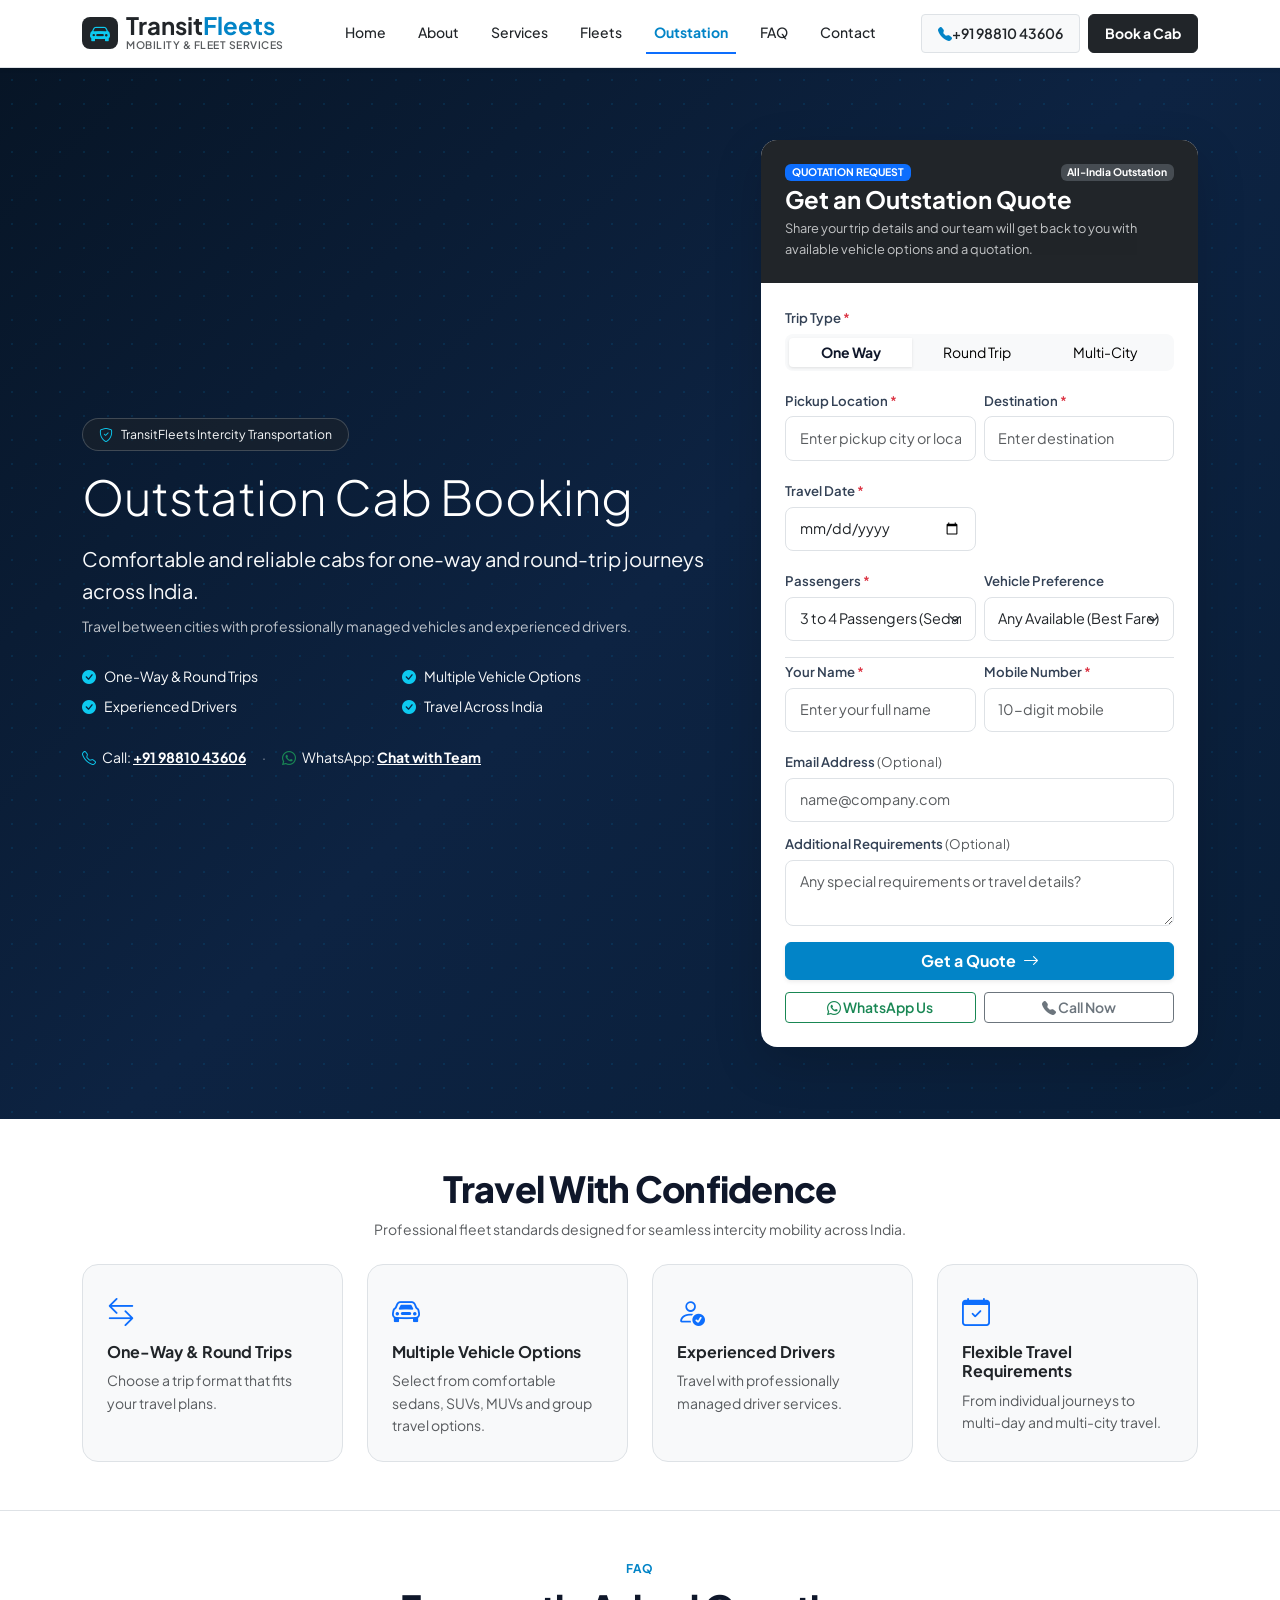
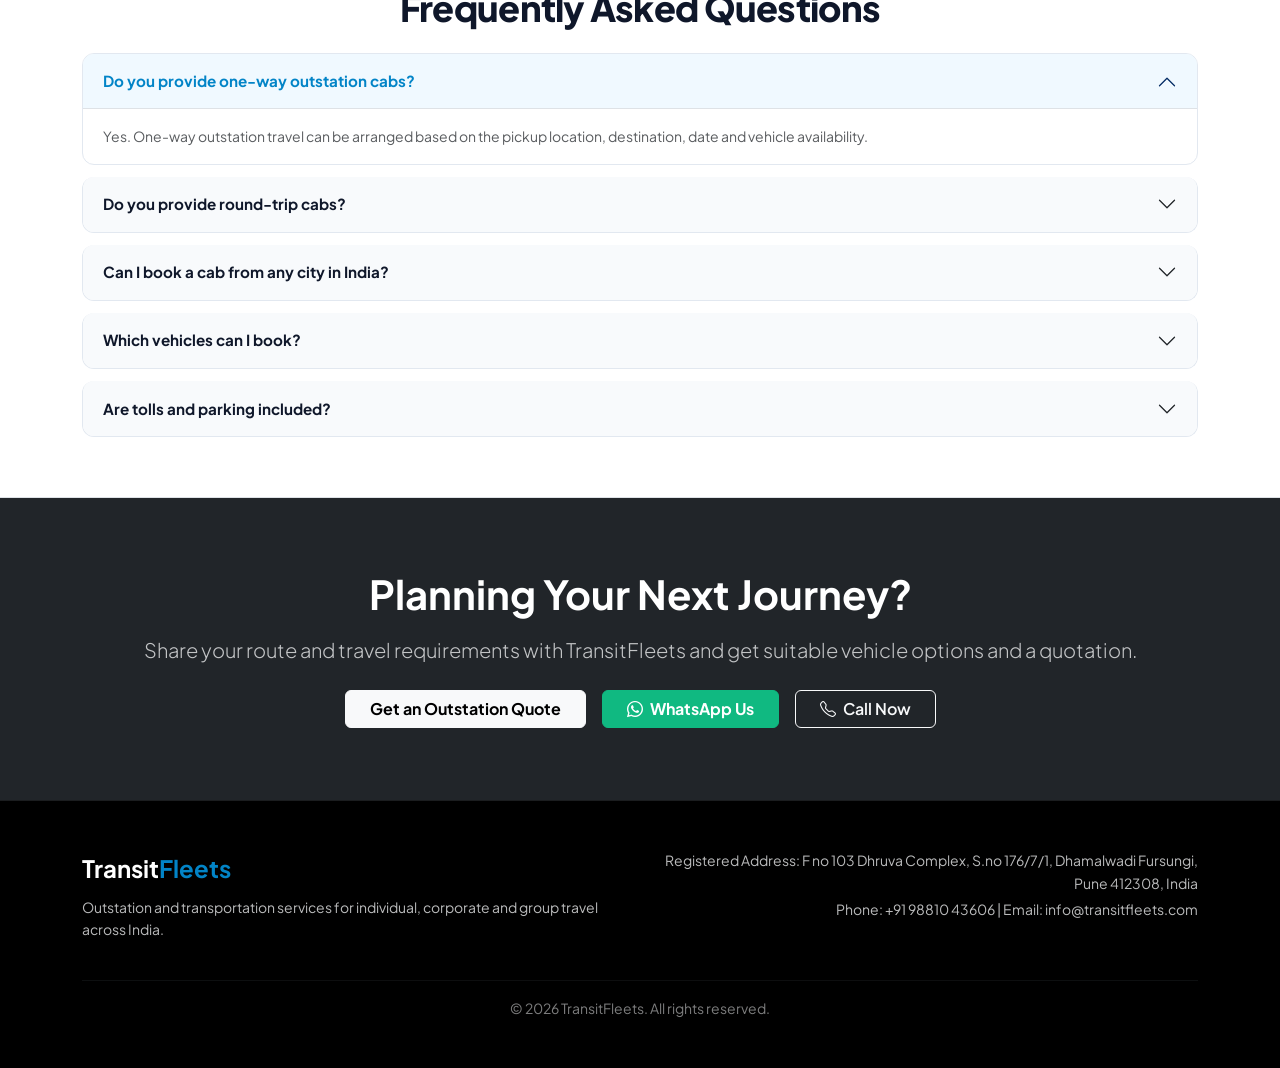
<file: public/outstation-cab-booking.html>
<!doctype html>
<html lang="en">
  <head>
    <meta charset="UTF-8" />
    <meta name="viewport" content="width=device-width, initial-scale=1.0" />
    <title>Outstation Cab Booking | One-Way &amp; Round-Trip Cabs | TransitFleets</title>
    <meta name="description" content="Book outstation cabs for one-way, round-trip and multi-city travel across India. Choose from multiple vehicle options and get a quotation from TransitFleets." />
    
    <!-- Canonical & SEO -->
    <link rel="canonical" href="https://www.transitfleets.com/outstation-cab-booking/" />
    <meta name="robots" content="index, follow" />
    
    <!-- OpenGraph Tags -->
    <meta property="og:type" content="website" />
    <meta property="og:title" content="Outstation Cab Booking | One-Way &amp; Round-Trip Cabs | TransitFleets" />
    <meta property="og:description" content="Book outstation cabs for one-way, round-trip and multi-city travel across India. Choose from multiple vehicle options and get a quotation from TransitFleets." />
    <meta property="og:url" content="https://www.transitfleets.com/outstation-cab-booking/" />
    <meta property="og:site_name" content="TransitFleets" />
    <meta property="og:locale" content="en_IN" />
    
    <!-- Twitter Cards -->
    <meta name="twitter:card" content="summary_large_image" />
    <meta name="twitter:title" content="Outstation Cab Booking | One-Way &amp; Round-Trip Cabs | TransitFleets" />
    <meta name="twitter:description" content="Book outstation cabs for one-way, round-trip and multi-city travel across India. Choose from multiple vehicle options and get a quotation from TransitFleets." />

    <!-- Google Fonts -->
    <link rel="preconnect" href="https://fonts.googleapis.com" />
    <link rel="preconnect" href="https://fonts.gstatic.com" crossorigin />
    <link href="https://fonts.googleapis.com/css2?family=Plus+Jakarta+Sans:wght@400;500;600;700;800&display=swap" rel="stylesheet" />

    <!-- Bootstrap 5.3 CSS & Bootstrap Icons -->
    <link href="https://cdn.jsdelivr.net/npm/bootstrap@5.3.3/dist/css/bootstrap.min.css" rel="stylesheet" />
    <link rel="stylesheet" href="https://cdn.jsdelivr.net/npm/bootstrap-icons@1.11.3/font/bootstrap-icons.min.css" />

    <!-- Schema.org JSON-LD -->
    <script type="application/ld+json">
    {
      "@context": "https://schema.org",
      "@graph": [
        {
          "@type": "Organization",
          "@id": "https://www.transitfleets.com/#organization",
          "name": "TransitFleets",
          "url": "https://www.transitfleets.com",
          "logo": "https://www.transitfleets.com/logo.png",
          "email": "info@transitfleets.com",
          "telephone": "+919881043606",
          "address": {
            "@type": "PostalAddress",
            "streetAddress": "F no 103 Dhruva Complex, S.no 176/7/1, Dhamalwadi Fursungi",
            "addressLocality": "Pune",
            "postalCode": "412308",
            "addressCountry": "IN"
          }
        },
        {
          "@type": "Service",
          "@id": "https://www.transitfleets.com/outstation-cab-booking/#service",
          "name": "Outstation Cab Booking",
          "provider": {
            "@id": "https://www.transitfleets.com/#organization"
          },
          "serviceType": "Intercity and Outstation Transportation",
          "description": "One-way, round-trip, and multi-city outstation cab services across India with verified drivers and managed fleet options.",
          "areaServed": {
            "@type": "Country",
            "name": "India"
          }
        },
        {
          "@type": "FAQPage",
          "mainEntity": [
            {
              "@type": "Question",
              "name": "Do you provide one-way outstation cabs?",
              "acceptedAnswer": {
                "@type": "Answer",
                "text": "Yes. One-way outstation travel can be arranged based on the pickup location, destination, date and vehicle availability."
              }
            },
            {
              "@type": "Question",
              "name": "Do you provide round-trip cabs?",
              "acceptedAnswer": {
                "@type": "Answer",
                "text": "Yes. Round-trip options are available for customers who require transportation for both onward and return journeys."
              }
            },
            {
              "@type": "Question",
              "name": "Can I book a cab from any city in India?",
              "acceptedAnswer": {
                "@type": "Answer",
                "text": "TransitFleets serves intercity and long-distance travel requirements across India, subject to route, date and vehicle availability."
              }
            },
            {
              "@type": "Question",
              "name": "Which vehicles can I book?",
              "acceptedAnswer": {
                "@type": "Answer",
                "text": "Vehicle options may include sedans, SUVs, MUVs, premium vehicles and group travel vehicles, depending on the location and requirement."
              }
            },
            {
              "@type": "Question",
              "name": "Can I book a cab for multiple days?",
              "acceptedAnswer": {
                "@type": "Answer",
                "text": "Yes. Multi-day vehicle and driver arrangements can be requested for suitable travel itineraries."
              }
            },
            {
              "@type": "Question",
              "name": "Are tolls and parking included?",
              "acceptedAnswer": {
                "@type": "Answer",
                "text": "Applicable tolls, parking, permits, driver allowances and other charges depend on the route and quotation. The applicable inclusions will be communicated before confirmation."
              }
            },
            {
              "@type": "Question",
              "name": "Can I request a specific vehicle?",
              "acceptedAnswer": {
                "@type": "Answer",
                "text": "You can request a preferred vehicle. Availability depends on the pickup location and travel date."
              }
            },
            {
              "@type": "Question",
              "name": "How do I get an outstation cab quotation?",
              "acceptedAnswer": {
                "@type": "Answer",
                "text": "Submit your trip details through the enquiry form or contact TransitFleets through WhatsApp or phone. Our team can then provide available vehicle options and the applicable quotation."
              }
            }
          ]
        }
      ]
    }
    </script>

    <style>
      :root {
        --tf-navy-dark: #0a1c33;
        --tf-blue-primary: #0284c7;
        --tf-blue-hover: #0369a1;
      }
      body {
        font-family: 'Plus Jakarta Sans', system-ui, -apple-system, sans-serif;
        color: #1e293b;
        background-color: #f8fafc;
        line-height: 1.6;
      }
      .hero-section {
        background: linear-gradient(135deg, #071526 0%, #0d2342 50%, #091e38 100%);
        position: relative;
        overflow: hidden;
      }
      .hero-pattern-overlay {
        position: absolute;
        inset: 0;
        background-image: radial-gradient(rgba(2, 132, 199, 0.15) 1px, transparent 1px);
        background-size: 24px 24px;
        pointer-events: none;
      }
      .card { border-radius: 1rem; border-color: rgba(226, 232, 240, 0.9); }
      .rounded-4 { border-radius: 1rem !important; }
      .form-control, .form-select { border-radius: 0.5rem; padding: 0.65rem 0.85rem; font-size: 0.9rem; }
      .form-label { font-size: 0.825rem; font-weight: 600; color: #334155; margin-bottom: 0.35rem; }
      .trip-type-btn-group .btn-check:checked + .btn {
        background-color: #ffffff;
        color: #0f172a;
        box-shadow: 0 1px 3px rgba(0, 0, 0, 0.1);
        font-weight: 700;
      }
      .btn-primary { background-color: var(--tf-blue-primary); border-color: var(--tf-blue-primary); }
      .btn-primary:hover { background-color: var(--tf-blue-hover); border-color: var(--tf-blue-hover); }
      .btn-whatsapp { background-color: #10b981; color: #fff; border-color: #10b981; }
      .btn-whatsapp:hover { background-color: #059669; color: #fff; }
      .text-primary-tf { color: var(--tf-blue-primary) !important; }
      .section-kicker { font-size: 0.75rem; text-transform: uppercase; letter-spacing: 0.08em; font-weight: 700; color: var(--tf-blue-primary); margin-bottom: 0.5rem; }
      .section-title { font-size: 1.85rem; font-weight: 800; color: #0f172a; letter-spacing: -0.02em; }
      @media (min-width: 768px) { .section-title { font-size: 2.25rem; } }
      .vehicle-card, .route-card, .highlight-card { transition: transform 0.2s ease, box-shadow 0.2s ease; }
      .vehicle-card:hover, .route-card:hover, .highlight-card:hover { transform: translateY(-2px); box-shadow: 0 8px 20px rgba(0,0,0,0.06); }
      .vehicle-img-wrapper { position: relative; aspect-ratio: 4/3; overflow: hidden; background-color: #f1f5f9; }
      .vehicle-img-wrapper img { width: 100%; height: 100%; object-fit: cover; }
      .accordion-item { border-radius: 0.75rem !important; border: 1px solid #e2e8f0; margin-bottom: 0.75rem; overflow: hidden; }
      .accordion-button { font-size: 0.95rem; font-weight: 700; color: #0f172a; background-color: #f8fafc; padding: 1.1rem 1.25rem; }
      .accordion-button:not(.collapsed) { color: var(--tf-blue-primary); background-color: #f0f9ff; }
      .mobile-action-bar {
        position: fixed; bottom: 0; left: 0; right: 0; z-index: 1040;
        background: rgba(255, 255, 255, 0.98); backdrop-filter: blur(8px);
        border-top: 1px solid #e2e8f0; padding: 0.5rem 0.75rem;
      }
      @media (max-width: 767.98px) { body { padding-bottom: 70px; } }
    </style>
  </head>
  <body>
    <!-- HEADER -->
    <header class="sticky-top bg-white border-bottom shadow-sm">
      <nav class="navbar navbar-expand-lg navbar-light py-2.5">
        <div class="container">
          <a class="navbar-brand d-flex align-items-center gap-2" href="https://www.transitfleets.com">
            <div class="bg-dark text-white rounded-3 p-1.5 px-2 d-flex align-items-center justify-content-center">
              <i class="bi bi-car-front-fill text-info"></i>
            </div>
            <div class="d-flex flex-column">
              <span class="fs-4 fw-bolder text-dark lh-1 tracking-tight">
                Transit<span class="text-primary-tf">Fleets</span>
              </span>
              <span class="text-muted text-uppercase fw-semibold" style="font-size: 0.65rem; letter-spacing: 0.05em;">
                Mobility &amp; Fleet Services
              </span>
            </div>
          </a>

          <button class="navbar-toggler border-0" type="button" data-bs-toggle="collapse" data-bs-target="#navbarMain" aria-controls="navbarMain" aria-expanded="false" aria-label="Toggle navigation">
            <span class="navbar-toggler-icon"></span>
          </button>

          <div class="collapse navbar-collapse" id="navbarMain">
            <ul class="navbar-nav mx-auto mb-2 mb-lg-0 fw-medium small gap-lg-3">
              <li class="nav-item"><a class="nav-link text-dark" href="https://www.transitfleets.com">Home</a></li>
              <li class="nav-item"><a class="nav-link text-dark" href="https://www.transitfleets.com">About</a></li>
              <li class="nav-item"><a class="nav-link text-dark" href="https://www.transitfleets.com">Services</a></li>
              <li class="nav-item"><a class="nav-link text-dark" href="#fleet">Fleets</a></li>
              <li class="nav-item"><a class="nav-link active text-primary-tf fw-bold border-bottom border-2 border-primary" href="#enquiry-card">Outstation</a></li>
              <li class="nav-item"><a class="nav-link text-dark" href="#faq">FAQ</a></li>
              <li class="nav-item"><a class="nav-link text-dark" href="#contact">Contact</a></li>
            </ul>

            <div class="d-flex align-items-center gap-2 mt-3 mt-lg-0">
              <a href="tel:+919881043606" class="btn btn-light btn-sm fw-semibold text-dark border d-none d-sm-inline-flex align-items-center gap-1.5 px-3 py-2">
                <i class="bi bi-telephone-fill text-primary-tf"></i>
                <span>+91 98810 43606</span>
              </a>
              <button onclick="window.scrollToForm()" class="btn btn-dark btn-sm fw-bold px-3 py-2 rounded-2">
                Book a Cab
              </button>
            </div>
          </div>
        </div>
      </nav>
    </header>

    <main>
      <!-- HERO SECTION -->
      <section class="hero-section text-white py-5 position-relative">
        <div class="hero-pattern-overlay"></div>
        <div class="container position-relative py-lg-4">
          <div class="row align-items-center g-4 g-lg-5">
            <div class="col-lg-7">
              <div class="d-inline-flex align-items-center gap-2 px-3 py-1 rounded-pill bg-dark bg-opacity-50 border border-secondary border-opacity-50 small mb-3">
                <i class="bi bi-shield-check text-info"></i>
                <span class="text-light small">TransitFleets Intercity Transportation</span>
              </div>

              <h1 class="display-5 fw-extrabold text-white lh-sm mb-3">
                Outstation Cab Booking
              </h1>

              <p class="lead text-light mb-2 opacity-90 fw-normal">
                Comfortable and reliable cabs for one-way and round-trip journeys across India.
              </p>
              <p class="text-light mb-4 opacity-75 small">
                Travel between cities with professionally managed vehicles and experienced drivers.
              </p>

              <div class="row g-2 pt-1 mb-4">
                <div class="col-sm-6">
                  <div class="d-flex align-items-center gap-2 text-light small">
                    <i class="bi bi-check-circle-fill text-info"></i>
                    <span>One-Way &amp; Round Trips</span>
                  </div>
                </div>
                <div class="col-sm-6">
                  <div class="d-flex align-items-center gap-2 text-light small">
                    <i class="bi bi-check-circle-fill text-info"></i>
                    <span>Multiple Vehicle Options</span>
                  </div>
                </div>
                <div class="col-sm-6">
                  <div class="d-flex align-items-center gap-2 text-light small">
                    <i class="bi bi-check-circle-fill text-info"></i>
                    <span>Experienced Drivers</span>
                  </div>
                </div>
                <div class="col-sm-6">
                  <div class="d-flex align-items-center gap-2 text-light small">
                    <i class="bi bi-check-circle-fill text-info"></i>
                    <span>Travel Across India</span>
                  </div>
                </div>
              </div>

              <div class="d-flex flex-wrap align-items-center gap-3 small text-light opacity-90 pt-1">
                <div>
                  <i class="bi bi-telephone text-info me-1"></i> Call: 
                  <a href="tel:+919881043606" class="text-white fw-bold text-decoration-underline">+91 98810 43606</a>
                </div>
                <span class="opacity-50">·</span>
                <div>
                  <i class="bi bi-whatsapp text-success me-1"></i> WhatsApp: 
                  <a href="https://wa.me/919881043606" target="_blank" rel="noopener noreferrer" class="text-white fw-bold text-decoration-underline">Chat with Team</a>
                </div>
              </div>
            </div>

            <!-- Booking Card -->
            <div class="col-lg-5">
              <div class="card shadow-lg border-0 rounded-4 overflow-hidden" id="enquiry-card">
                <div class="card-header bg-dark text-white p-4 border-0">
                  <div class="d-flex justify-content-between align-items-center mb-1">
                    <span class="badge bg-primary text-white text-uppercase" style="font-size: 0.65rem;">Quotation Request</span>
                    <span class="badge bg-secondary bg-opacity-50 text-white" style="font-size: 0.65rem;">All-India Outstation</span>
                  </div>
                  <h2 class="h4 fw-bold mb-1 text-white">Get an Outstation Quote</h2>
                  <p class="small text-light opacity-75 mb-0" style="font-size: 0.8rem;">
                    Share your trip details and our team will get back to you with available vehicle options and a quotation.
                  </p>
                </div>

                <div class="card-body p-4" id="form-view">
                  <form id="outstation-enquiry-form" novalidate>
                    <div class="mb-3">
                      <label class="form-label d-block">Trip Type <span class="text-danger">*</span></label>
                      <div class="btn-group w-100 bg-light p-1 rounded-3 trip-type-btn-group" role="group">
                        <input type="radio" class="btn-check" name="tripType" id="type-one-way" value="one-way" checked />
                        <label class="btn btn-sm btn-light border-0" for="type-one-way">One Way</label>
                        <input type="radio" class="btn-check" name="tripType" id="type-round-trip" value="round-trip" />
                        <label class="btn btn-sm btn-light border-0" for="type-round-trip">Round Trip</label>
                        <input type="radio" class="btn-check" name="tripType" id="type-multi-city" value="multi-city" />
                        <label class="btn btn-sm btn-light border-0" for="type-multi-city">Multi-City</label>
                      </div>
                    </div>

                    <div class="row g-2 mb-3">
                      <div class="col-sm-6">
                        <label for="pickupLocation" class="form-label">Pickup Location <span class="text-danger">*</span></label>
                        <input type="text" class="form-control" id="pickupLocation" placeholder="Enter pickup city or location" required />
                      </div>
                      <div class="col-sm-6">
                        <label for="destination" class="form-label">Destination <span class="text-danger">*</span></label>
                        <input type="text" class="form-control" id="destination" placeholder="Enter destination" required />
                      </div>
                    </div>

                    <div class="mb-3" id="multicity-container" style="display: none;">
                      <label for="multiCityStops" class="form-label">Route / Intermediate Stops</label>
                      <input type="text" class="form-control form-control-sm" id="multiCityStops" placeholder="e.g. Pune → Mahabaleshwar → Panchgani → Pune" />
                    </div>

                    <div class="row g-2 mb-3">
                      <div class="col-sm-6">
                        <label for="travelDate" class="form-label">Travel Date <span class="text-danger">*</span></label>
                        <input type="date" class="form-control" id="travelDate" required />
                      </div>
                      <div class="col-sm-6" id="return-date-container" style="display: none;">
                        <label for="returnDate" class="form-label">Return Date <span class="text-danger">*</span></label>
                        <input type="date" class="form-control" id="returnDate" />
                      </div>
                    </div>

                    <div class="row g-2 mb-3">
                      <div class="col-sm-6">
                        <label for="passengers" class="form-label">Passengers <span class="text-danger">*</span></label>
                        <select class="form-select" id="passengers" required>
                          <option value="1-2">1 to 2 Passengers</option>
                          <option value="1-4" selected>3 to 4 Passengers (Sedan)</option>
                          <option value="5-7">5 to 7 Passengers (SUV/MUV)</option>
                          <option value="8-12">8 to 12 Passengers (Traveller)</option>
                          <option value="13+">13+ Passengers (Group)</option>
                        </select>
                      </div>
                      <div class="col-sm-6">
                        <label for="vehiclePreference" class="form-label">Vehicle Preference</label>
                        <select class="form-select" id="vehiclePreference">
                          <option value="any" selected>Any Available (Best Fare)</option>
                          <option value="sedan">Sedan (Dzire, Aura, Amaze)</option>
                          <option value="suv-muv">SUV / MUV (Innova Crysta, Ertiga)</option>
                          <option value="premium">Premium (Fortuner, Luxury)</option>
                          <option value="group">Tempo Traveller / Group</option>
                        </select>
                      </div>
                    </div>

                    <div class="border-top pt-2.5 mb-3">
                      <div class="row g-2">
                        <div class="col-sm-6">
                          <label for="customerName" class="form-label">Your Name <span class="text-danger">*</span></label>
                          <input type="text" class="form-control" id="customerName" placeholder="Enter your full name" required />
                        </div>
                        <div class="col-sm-6">
                          <label for="mobileNumber" class="form-label">Mobile Number <span class="text-danger">*</span></label>
                          <input type="tel" class="form-control" id="mobileNumber" placeholder="10-digit mobile" required />
                        </div>
                      </div>
                    </div>

                    <div class="mb-2">
                      <label for="customerEmail" class="form-label">Email Address <span class="text-muted fw-normal">(Optional)</span></label>
                      <input type="email" class="form-control" id="customerEmail" placeholder="name@company.com" />
                    </div>

                    <div class="mb-3">
                      <label for="additionalRequirements" class="form-label">Additional Requirements <span class="text-muted fw-normal">(Optional)</span></label>
                      <textarea class="form-control" id="additionalRequirements" rows="2" placeholder="Any special requirements or travel details?"></textarea>
                    </div>

                    <div class="d-grid mb-2">
                      <button type="submit" class="btn btn-primary py-2.5 fw-bold shadow-sm">
                        Get a Quote <i class="bi bi-arrow-right ms-1"></i>
                      </button>
                    </div>

                    <div class="row g-2 pt-1">
                      <div class="col-6">
                        <a href="https://wa.me/919881043606" target="_blank" class="btn btn-outline-success btn-sm w-100 fw-semibold">
                          <i class="bi bi-whatsapp"></i> WhatsApp Us
                        </a>
                      </div>
                      <div class="col-6">
                        <a href="tel:+919881043606" class="btn btn-outline-secondary btn-sm w-100 fw-semibold">
                          <i class="bi bi-telephone-fill"></i> Call Now
                        </a>
                      </div>
                    </div>
                  </form>
                </div>

                <div class="card-body p-4" id="confirmation-view" style="display: none;">
                  <div class="alert alert-success d-flex align-items-start gap-3 p-3 rounded-3 mb-3">
                    <i class="bi bi-check-circle-fill fs-3 text-success"></i>
                    <div>
                      <h3 class="h6 fw-bold mb-1 text-success-emphasis">Thank you! Your outstation enquiry has been received.</h3>
                      <p class="small text-success-emphasis mb-1">TransitFleets will contact you shortly with vehicle availability and quotation details.</p>
                      <span class="badge bg-success-subtle text-success border border-success-subtle" id="conf-ref-id">#TF100000</span>
                    </div>
                  </div>

                  <div class="d-grid gap-2">
                    <a href="#" id="conf-whatsapp-btn" target="_blank" class="btn btn-whatsapp fw-bold py-2">
                      <i class="bi bi-whatsapp"></i> Chat on WhatsApp with Details
                    </a>
                    <a href="tel:+919881043606" class="btn btn-dark fw-bold py-2">
                      <i class="bi bi-telephone-fill"></i> Call TransitFleets (+91 98810 43606)
                    </a>
                    <button type="button" class="btn btn-link btn-sm text-muted" id="btn-reset-form">
                      Submit Another Trip Enquiry
                    </button>
                  </div>
                </div>
              </div>
            </div>
          </div>
        </div>
      </section>

      <!-- TRAVEL WITH CONFIDENCE -->
      <section class="py-5 bg-white border-bottom">
        <div class="container">
          <div class="text-center mb-4">
            <h2 class="section-title mb-2">Travel With Confidence</h2>
            <p class="text-muted small">Professional fleet standards designed for seamless intercity mobility across India.</p>
          </div>
          <div class="row g-4">
            <div class="col-md-6 col-lg-3">
              <div class="p-4 rounded-4 bg-light border h-100">
                <i class="bi bi-arrow-left-right text-primary fs-3 mb-2 d-block"></i>
                <h3 class="h6 fw-bold text-dark">One-Way &amp; Round Trips</h3>
                <p class="text-muted small mb-0">Choose a trip format that fits your travel plans.</p>
              </div>
            </div>
            <div class="col-md-6 col-lg-3">
              <div class="p-4 rounded-4 bg-light border h-100">
                <i class="bi bi-car-front text-primary fs-3 mb-2 d-block"></i>
                <h3 class="h6 fw-bold text-dark">Multiple Vehicle Options</h3>
                <p class="text-muted small mb-0">Select from comfortable sedans, SUVs, MUVs and group travel options.</p>
              </div>
            </div>
            <div class="col-md-6 col-lg-3">
              <div class="p-4 rounded-4 bg-light border h-100">
                <i class="bi bi-person-check text-primary fs-3 mb-2 d-block"></i>
                <h3 class="h6 fw-bold text-dark">Experienced Drivers</h3>
                <p class="text-muted small mb-0">Travel with professionally managed driver services.</p>
              </div>
            </div>
            <div class="col-md-6 col-lg-3">
              <div class="p-4 rounded-4 bg-light border h-100">
                <i class="bi bi-calendar-check text-primary fs-3 mb-2 d-block"></i>
                <h3 class="h6 fw-bold text-dark">Flexible Travel Requirements</h3>
                <p class="text-muted small mb-0">From individual journeys to multi-day and multi-city travel.</p>
              </div>
            </div>
          </div>
        </div>
      </section>

      <!-- FREQUENTLY ASKED QUESTIONS -->
      <section class="py-5 bg-white border-bottom" id="faq">
        <div class="container" style="max-w: 800px;">
          <div class="text-center mb-4">
            <div class="section-kicker">FAQ</div>
            <h2 class="section-title mb-2">Frequently Asked Questions</h2>
          </div>
          <div class="accordion" id="accordionFaq">
            <div class="accordion-item">
              <h2 class="accordion-header"><button class="accordion-button" data-bs-toggle="collapse" data-bs-target="#f1">Do you provide one-way outstation cabs?</button></h2>
              <div id="f1" class="accordion-collapse collapse show" data-bs-parent="#accordionFaq">
                <div class="accordion-body small text-muted">Yes. One-way outstation travel can be arranged based on the pickup location, destination, date and vehicle availability.</div>
              </div>
            </div>
            <div class="accordion-item">
              <h2 class="accordion-header"><button class="accordion-button collapsed" data-bs-toggle="collapse" data-bs-target="#f2">Do you provide round-trip cabs?</button></h2>
              <div id="f2" class="accordion-collapse collapse" data-bs-parent="#accordionFaq">
                <div class="accordion-body small text-muted">Yes. Round-trip options are available for customers who require transportation for both onward and return journeys.</div>
              </div>
            </div>
            <div class="accordion-item">
              <h2 class="accordion-header"><button class="accordion-button collapsed" data-bs-toggle="collapse" data-bs-target="#f3">Can I book a cab from any city in India?</button></h2>
              <div id="f3" class="accordion-collapse collapse" data-bs-parent="#accordionFaq">
                <div class="accordion-body small text-muted">TransitFleets serves intercity and long-distance travel requirements across India, subject to route, date and vehicle availability.</div>
              </div>
            </div>
            <div class="accordion-item">
              <h2 class="accordion-header"><button class="accordion-button collapsed" data-bs-toggle="collapse" data-bs-target="#f4">Which vehicles can I book?</button></h2>
              <div id="f4" class="accordion-collapse collapse" data-bs-parent="#accordionFaq">
                <div class="accordion-body small text-muted">Vehicle options may include sedans, SUVs, MUVs, premium vehicles and group travel vehicles, depending on the location and requirement.</div>
              </div>
            </div>
            <div class="accordion-item">
              <h2 class="accordion-header"><button class="accordion-button collapsed" data-bs-toggle="collapse" data-bs-target="#f5">Are tolls and parking included?</button></h2>
              <div id="f5" class="accordion-collapse collapse" data-bs-parent="#accordionFaq">
                <div class="accordion-body small text-muted">Applicable tolls, parking, permits, driver allowances and other charges depend on the route and quotation. All applicable inclusions will be communicated before confirmation.</div>
              </div>
            </div>
          </div>
        </div>
      </section>

      <!-- FINAL CTA -->
      <section class="py-5 bg-dark text-white text-center">
        <div class="container py-4">
          <h2 class="display-6 fw-bold mb-3">Planning Your Next Journey?</h2>
          <p class="lead text-light opacity-75 mb-4">Share your route and travel requirements with TransitFleets and get suitable vehicle options and a quotation.</p>
          <div class="d-flex flex-wrap justify-content-center gap-3">
            <button class="btn btn-light fw-bold px-4 py-2.5" onclick="window.scrollToForm()">Get an Outstation Quote</button>
            <a href="https://wa.me/919881043606" target="_blank" class="btn btn-whatsapp fw-bold px-4 py-2.5"><i class="bi bi-whatsapp me-1"></i> WhatsApp Us</a>
            <a href="tel:+919881043606" class="btn btn-outline-light fw-semibold px-4 py-2.5"><i class="bi bi-telephone me-1"></i> Call Now</a>
          </div>
        </div>
      </section>
    </main>

    <!-- FOOTER -->
    <footer class="bg-black text-light py-5 border-top border-secondary border-opacity-25" id="contact">
      <div class="container">
        <div class="row g-4">
          <div class="col-lg-6">
            <div class="d-flex align-items-center gap-2 mb-2">
              <span class="fs-4 fw-bold text-white">Transit<span class="text-primary-tf">Fleets</span></span>
            </div>
            <p class="small text-light opacity-75">Outstation and transportation services for individual, corporate and group travel across India.</p>
          </div>
          <div class="col-lg-6 text-lg-end">
            <p class="small text-light opacity-75 mb-1">Registered Address: F no 103 Dhruva Complex, S.no 176/7/1, Dhamalwadi Fursungi, Pune 412308, India</p>
            <p class="small text-light opacity-75 mb-0">Phone: +91 98810 43606 | Email: info@transitfleets.com</p>
          </div>
        </div>
        <div class="border-top border-secondary border-opacity-25 mt-4 pt-3 small text-light opacity-50 text-center">
          &copy; 2026 TransitFleets. All rights reserved.
        </div>
      </div>
    </footer>

    <!-- Bootstrap 5.3 JS -->
    <script src="https://cdn.jsdelivr.net/npm/bootstrap@5.3.3/dist/js/bootstrap.bundle.min.js"></script>
    <script>
      function scrollToForm() {
        var el = document.getElementById('enquiry-card');
        if (el) el.scrollIntoView({ behavior: 'smooth', block: 'center' });
      }
      window.scrollToForm = scrollToForm;
      var today = new Date().toISOString().split('T')[0];
      var tDate = document.getElementById('travelDate');
      if (tDate) tDate.min = today;
      document.querySelectorAll('input[name="tripType"]').forEach(function(r) {
        r.addEventListener('change', function() {
          var isRound = document.getElementById('type-round-trip').checked;
          var isMulti = document.getElementById('type-multi-city').checked;
          document.getElementById('return-date-container').style.display = isRound ? 'block' : 'none';
          document.getElementById('multicity-container').style.display = isMulti ? 'block' : 'none';
        });
      });
      document.getElementById('outstation-enquiry-form').addEventListener('submit', function(e) {
        e.preventDefault();
        var pickup = document.getElementById('pickupLocation').value;
        var dest = document.getElementById('destination').value;
        var date = document.getElementById('travelDate').value;
        var name = document.getElementById('customerName').value;
        var phone = document.getElementById('mobileNumber').value;
        if (!pickup || !dest || !date || !name || !phone) {
          alert('Please fill all required fields');
          return;
        }
        var ref = 'TF' + Math.floor(100000 + Math.random() * 900000);
        document.getElementById('conf-ref-id').textContent = '#' + ref;
        var waMsg = "Outstation Cab Enquiry (" + ref + ")%0AName: " + encodeURIComponent(name) + "%0APhone: " + encodeURIComponent(phone) + "%0APickup: " + encodeURIComponent(pickup) + "%0ADestination: " + encodeURIComponent(dest) + "%0ADate: " + encodeURIComponent(date);
        document.getElementById('conf-whatsapp-btn').href = "https://wa.me/919881043606?text=" + waMsg;
        document.getElementById('form-view').style.display = 'none';
        document.getElementById('confirmation-view').style.display = 'block';
        scrollToForm();
      });
      document.getElementById('btn-reset-form').addEventListener('click', function() {
        document.getElementById('outstation-enquiry-form').reset();
        document.getElementById('return-date-container').style.display = 'none';
        document.getElementById('multicity-container').style.display = 'none';
        document.getElementById('form-view').style.display = 'block';
        document.getElementById('confirmation-view').style.display = 'none';
        scrollToForm();
      });
    </script>
  </body>
</html>
</file>
<file: src/style.css>
/* 
 * TransitFleets - Outstation Cab Booking
 * Custom styles complementing Bootstrap 5.3
 */

:root {
  --tf-navy-dark: #0a1c33;
  --tf-navy-mid: #102a4d;
  --tf-blue-primary: #0284c7;
  --tf-blue-hover: #0369a1;
  --tf-emerald: #059669;
  --tf-slate-50: #f8fafc;
  --tf-slate-100: #f1f5f9;
  --tf-slate-200: #e2e8f0;
  --tf-slate-700: #334155;
  --tf-slate-800: #1e293b;
  --tf-slate-900: #0f172a;
}

body {
  font-family: 'Plus Jakarta Sans', system-ui, -apple-system, BlinkMacSystemFont, 'Segoe UI', Roboto, sans-serif;
  color: var(--tf-slate-800);
  background-color: var(--tf-slate-50);
  line-height: 1.6;
}

/* Hero Section */
.hero-section {
  background: linear-gradient(135deg, #071526 0%, #0d2342 50%, #091e38 100%);
  position: relative;
  overflow: hidden;
}

.hero-pattern-overlay {
  position: absolute;
  top: 0;
  left: 0;
  right: 0;
  bottom: 0;
  background-image: radial-gradient(rgba(2, 132, 199, 0.15) 1px, transparent 1px);
  background-size: 24px 24px;
  pointer-events: none;
}

/* Card & Surface Polish */
.card {
  border-radius: 1rem;
  border-color: rgba(226, 232, 240, 0.9);
}

.rounded-4 {
  border-radius: 1rem !important;
}

.form-control, .form-select {
  border-radius: 0.5rem;
  padding: 0.65rem 0.85rem;
  font-size: 0.9rem;
  border-color: #cbd5e1;
}

.form-control:focus, .form-select:focus {
  border-color: var(--tf-blue-primary);
  box-shadow: 0 0 0 0.2rem rgba(2, 132, 199, 0.15);
}

.form-label {
  font-size: 0.825rem;
  font-weight: 600;
  color: var(--tf-slate-700);
  margin-bottom: 0.35rem;
}

/* Trip Type Segmented Buttons */
.trip-type-btn-group .btn {
  font-size: 0.825rem;
  font-weight: 600;
  padding: 0.5rem 0.75rem;
  border-radius: 0.5rem;
  transition: all 0.2s ease;
}

.trip-type-btn-group .btn-check:checked + .btn {
  background-color: #ffffff;
  color: #0f172a;
  box-shadow: 0 1px 3px rgba(0, 0, 0, 0.1);
  font-weight: 700;
}

/* Primary Color Utilities */
.btn-primary {
  background-color: var(--tf-blue-primary);
  border-color: var(--tf-blue-primary);
}

.btn-primary:hover, .btn-primary:focus {
  background-color: var(--tf-blue-hover);
  border-color: var(--tf-blue-hover);
}

.btn-whatsapp {
  background-color: #10b981;
  color: #ffffff;
  border-color: #10b981;
}

.btn-whatsapp:hover {
  background-color: #059669;
  color: #ffffff;
  border-color: #059669;
}

.text-primary-tf {
  color: var(--tf-blue-primary) !important;
}

.bg-primary-tf {
  background-color: var(--tf-blue-primary) !important;
}

/* Section Headings */
.section-kicker {
  font-size: 0.75rem;
  text-transform: uppercase;
  letter-spacing: 0.08em;
  font-weight: 700;
  color: var(--tf-blue-primary);
  margin-bottom: 0.5rem;
}

.section-title {
  font-size: 1.85rem;
  font-weight: 800;
  color: var(--tf-slate-900);
  letter-spacing: -0.02em;
}

@media (min-width: 768px) {
  .section-title {
    font-size: 2.25rem;
  }
}

/* Vehicle & Route Cards */
.vehicle-card, .route-card, .highlight-card {
  transition: transform 0.2s ease, box-shadow 0.2s ease, border-color 0.2s ease;
}

.vehicle-card:hover, .route-card:hover, .highlight-card:hover {
  transform: translateY(-2px);
  box-shadow: 0 8px 20px rgba(0, 0, 0, 0.06);
  border-color: #bae6fd !important;
}

.vehicle-img-wrapper {
  position: relative;
  aspect-ratio: 4 / 3;
  overflow: hidden;
  background-color: #f1f5f9;
}

.vehicle-img-wrapper img {
  width: 100%;
  height: 100%;
  object-fit: cover;
  transition: transform 0.3s ease;
}

.vehicle-card:hover .vehicle-img-wrapper img {
  transform: scale(1.04);
}

/* Accordion Customization */
.accordion-item {
  border-radius: 0.75rem !important;
  border: 1px solid var(--tf-slate-200);
  margin-bottom: 0.75rem;
  overflow: hidden;
}

.accordion-button {
  font-size: 0.95rem;
  font-weight: 700;
  color: var(--tf-slate-900);
  background-color: #f8fafc;
  padding: 1.1rem 1.25rem;
}

.accordion-button:not(.collapsed) {
  color: var(--tf-blue-primary);
  background-color: #f0f9ff;
  box-shadow: none;
}

.accordion-button:focus {
  border-color: var(--tf-blue-primary);
  box-shadow: none;
}

/* Floating Mobile Action Bar */
.mobile-action-bar {
  position: fixed;
  bottom: 0;
  left: 0;
  right: 0;
  z-index: 1040;
  background: rgba(255, 255, 255, 0.98);
  backdrop-filter: blur(8px);
  border-top: 1px solid var(--tf-slate-200);
  padding: 0.5rem 0.75rem;
  box-shadow: 0 -4px 16px rgba(0, 0, 0, 0.08);
}

.mobile-action-bar .btn {
  font-size: 0.8rem;
  font-weight: 700;
  padding: 0.6rem 0.5rem;
  border-radius: 0.5rem;
}

/* Utility to offset mobile bottom bar */
@media (max-width: 767.98px) {
  body {
    padding-bottom: 70px;
  }
}
</file>
